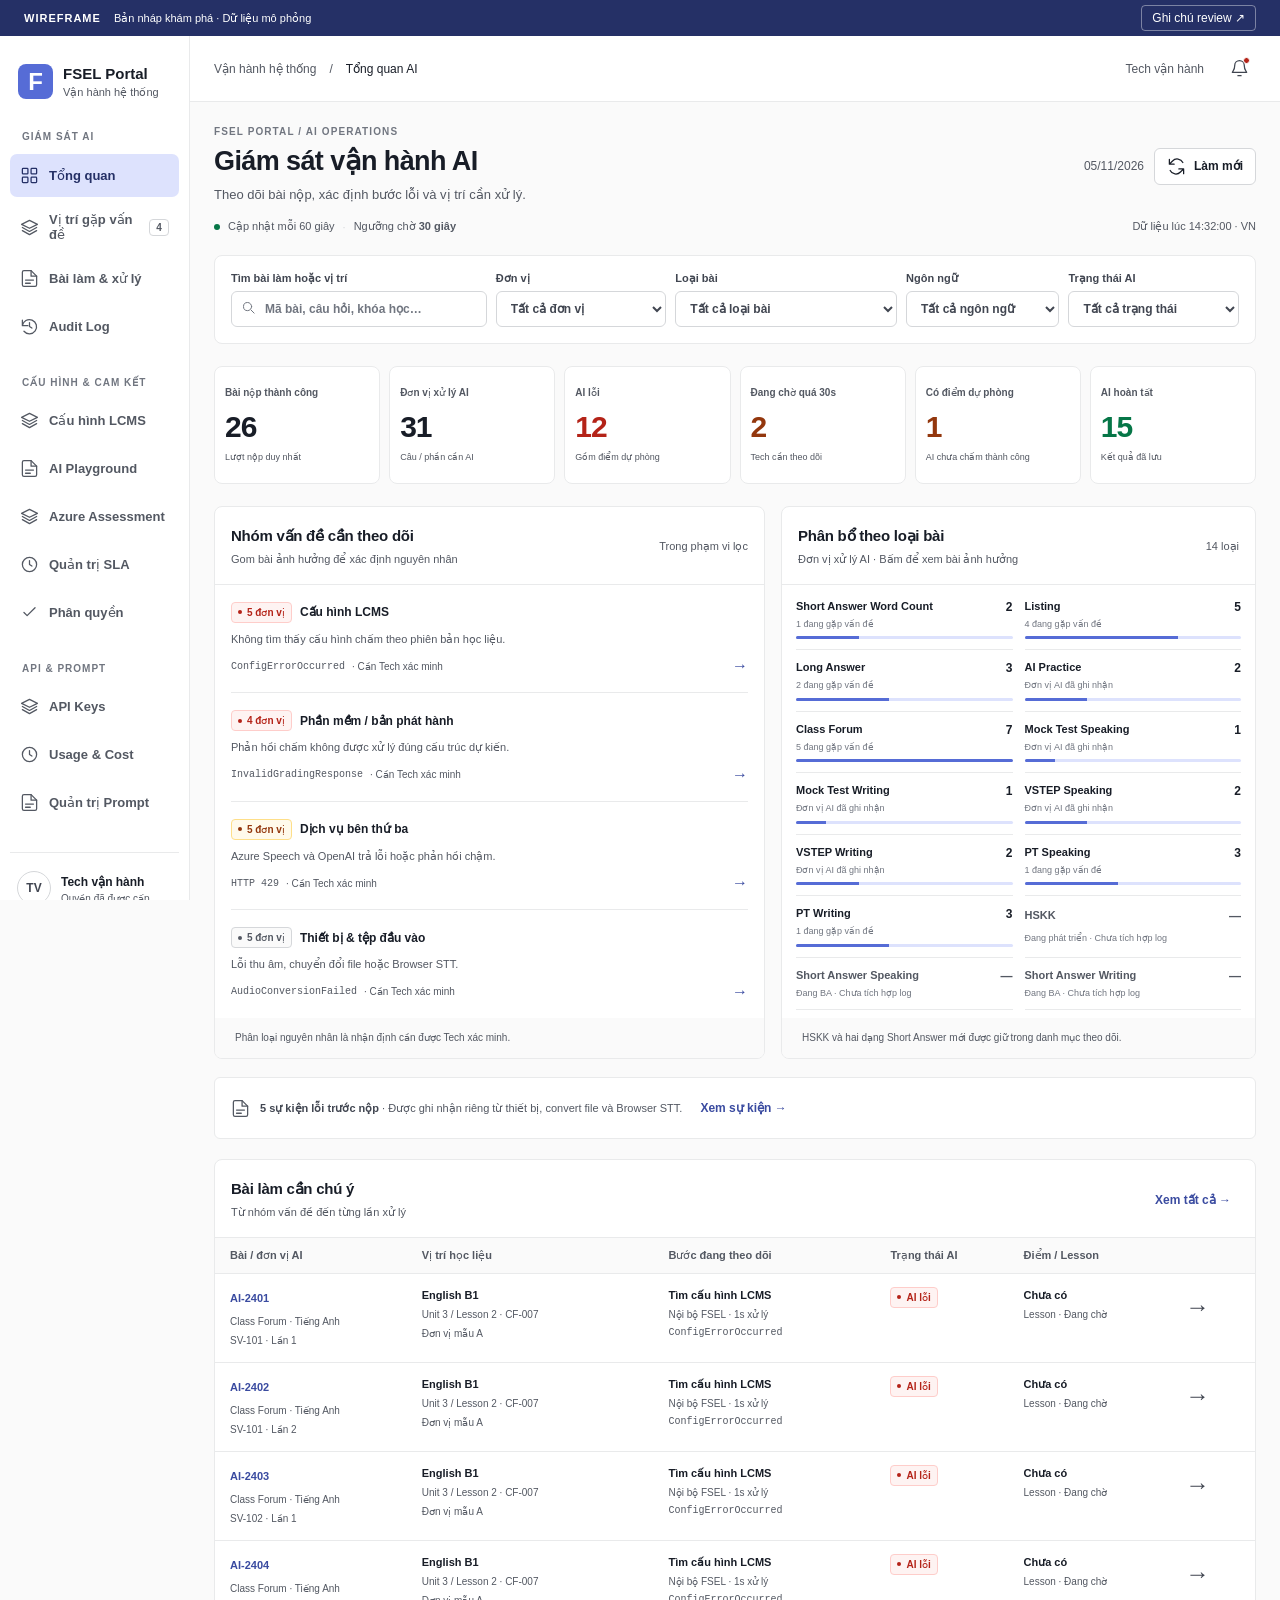
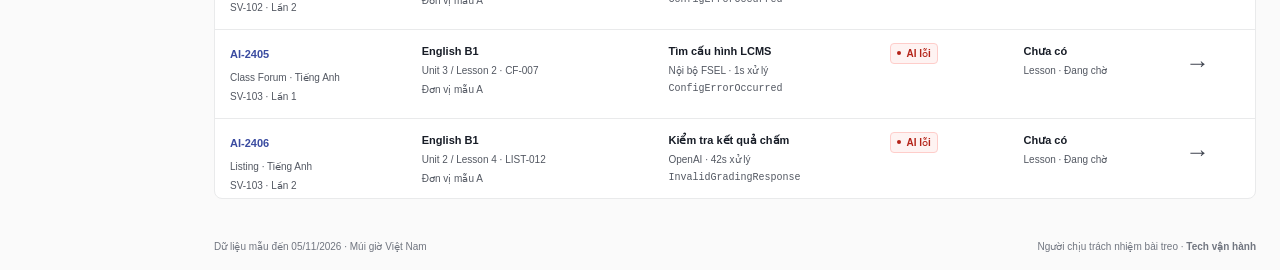
<file: ai-operations-wireframe/index.html>
<!doctype html>
<html lang="vi">
<head>
<meta charset="utf-8"><meta name="viewport" content="width=device-width,initial-scale=1">
<title>FSEL Portal · Giám sát AI · Wireframe</title>
<link rel="stylesheet" href="styles.css">
</head>
<body>
<div class="prototype-bar"><span><b>WIREFRAME</b> Bản nháp khám phá · Dữ liệu mô phỏng</span><button id="review-open">Ghi chú review <span aria-hidden="true">↗</span></button></div>
<div class="app-shell">
<aside class="sidebar" aria-label="Điều hướng Portal">
<div class="brand"><span class="brand-mark" aria-hidden="true">F</span><div><b>FSEL Portal</b><small>Vận hành hệ thống</small></div></div>
<div class="nav-caption">GIÁM SÁT AI</div>
<nav id="navigation">
<button class="nav-item active" data-view="overview"><span data-icon="overview"></span>Tổng quan</button>
<button class="nav-item" data-view="locations"><span data-icon="layers"></span>Vị trí gặp vấn đề <span id="nav-issue-count" class="nav-count"></span></button>
<button class="nav-item" data-view="submissions"><span data-icon="file"></span>Bài làm & xử lý</button>
<button class="nav-item" data-view="audit"><span data-icon="history"></span>Audit Log</button>
<div class="nav-caption nav-section">CẤU HÌNH & CAM KẾT</div>
<button class="nav-item" data-view="lcms"><span data-icon="layers"></span>Cấu hình LCMS</button>
<button class="nav-item" data-view="playground"><span data-icon="file"></span>AI Playground</button>
<button class="nav-item" data-view="azure"><span data-icon="layers"></span>Azure Assessment</button>
<button class="nav-item" data-view="sla"><span data-icon="clock"></span>Quản trị SLA</button>
<button class="nav-item" data-view="permissions"><span data-icon="check"></span>Phân quyền</button>
<div class="nav-caption nav-section">API & PROMPT</div>
<button class="nav-item" data-view="api-keys"><span data-icon="layers"></span>API Keys</button>
<button class="nav-item" data-view="usage-cost"><span data-icon="clock"></span>Usage & Cost</button>
<button class="nav-item" data-view="prompt-admin"><span data-icon="file"></span>Quản trị Prompt</button>
</nav>
<div class="sidebar-bottom"><div class="avatar">TV</div><div><strong id="role-name">Tech vận hành</strong><small>Quyền đã được cấp</small></div></div>
</aside>
<div class="workspace">
<header class="topbar"><div class="breadcrumb"><span>Vận hành hệ thống</span><span aria-hidden="true">/</span><b id="breadcrumb-current">Tổng quan AI</b></div><div class="top-actions"><span class="role-label" id="role-label">Tech vận hành</span><button id="notifications-open" class="icon-button notification-button" aria-label="Mở cảnh báo trên Portal"><span data-icon="bell"></span><span class="notification-dot"></span></button></div></header>
<main id="main" tabindex="-1">
<div class="page-heading"><div><div class="eyebrow">FSEL PORTAL / AI OPERATIONS</div><h1 id="page-title">Giám sát vận hành AI</h1><p id="page-description">Theo dõi bài nộp, xác định bước lỗi và vị trí cần xử lý.</p></div><div class="heading-tools"><span class="date-label" id="date-label"></span><button class="button secondary" id="refresh"><span data-icon="refresh"></span>Làm mới</button></div></div>
<div class="freshness"><span class="live-mark"></span><span id="freshness-copy">Cập nhật mỗi 60 giây</span><span class="separator">·</span><span>Ngưỡng chờ <b>30 giây</b></span><span class="freshness-last" id="last-updated"></span></div>
<section class="filter-panel" aria-label="Bộ lọc giám sát">
<div class="filter-grid">
<label class="search-label">Tìm bài làm hoặc vị trí<div class="input-with-icon"><span data-icon="search"></span><input id="search" type="search" placeholder="Mã bài, câu hỏi, khóa học…" autocomplete="off"></div></label>
<label>Đơn vị<select id="school-filter"><option value="">Tất cả đơn vị</option><option>Đơn vị mẫu A</option><option>Đơn vị mẫu B</option><option>Đơn vị mẫu C</option></select></label>
<label>Loại bài<select id="type-filter"><option value="">Tất cả loại bài</option></select></label>
<label>Ngôn ngữ<select id="language-filter"><option value="">Tất cả ngôn ngữ</option><option>Tiếng Anh</option><option>Tiếng Việt</option><option>Tiếng Nhật</option><option>Tiếng Trung</option><option>Tiếng Hàn</option></select></label>
<label>Trạng thái AI<select id="status-filter"><option value="">Tất cả trạng thái</option><option value="error">AI lỗi</option><option value="overdue">Quá 30 giây</option><option value="waiting">Đang xử lý</option><option value="success">AI hoàn tất</option><option value="fallback">Có điểm dự phòng</option><option value="client">Lỗi trước nộp</option></select></label>
</div><div id="active-filters" class="active-filters" hidden></div>
</section>
<div id="screen-content"></div>
<footer class="page-footer"><span>Dữ liệu mẫu ngày 05/11/2026 · Múi giờ Việt Nam</span><span>Người chịu trách nhiệm bài treo · <b>Tech vận hành</b></span></footer>
</main>
</div>
</div>
<dialog id="detail-dialog" class="detail-dialog" aria-labelledby="detail-title"><div id="detail-content"></div></dialog>
<dialog id="config-dialog" class="detail-dialog" aria-labelledby="config-title"><div id="config-dialog-content"></div></dialog>
<dialog id="alerts-dialog" class="alerts-dialog" aria-labelledby="alerts-title"><div class="dialog-heading"><div><span class="eyebrow">FSEL PORTAL</span><h2 id="alerts-title">Cảnh báo vận hành AI</h2></div><button class="icon-button" data-close="alerts-dialog" aria-label="Đóng cảnh báo">×</button></div><div id="alerts-content"></div></dialog>
<dialog id="delete-dialog" class="confirm-dialog" aria-labelledby="delete-title"><div class="dialog-heading"><h2 id="delete-title">Xóa mềm bản ghi theo dõi</h2><button class="icon-button" data-close="delete-dialog" aria-label="Đóng xác nhận">×</button></div><p>Bản ghi theo dõi được ẩn khỏi danh sách mặc định. Lịch sử thao tác được ghi vào Audit Log.</p><p class="muted">Thao tác trên dữ liệu mô phỏng của wireframe.</p><label for="delete-reason">Lý do xóa mềm</label><textarea id="delete-reason" rows="3" placeholder="Nhập lý do để truy vết thao tác"></textarea><p id="delete-error" class="error-text" hidden>Vui lòng nhập lý do xóa mềm.</p><div class="dialog-actions"><button class="button secondary" data-close="delete-dialog">Hủy</button><button class="button destructive" id="confirm-delete">Xóa mềm</button></div></dialog>
<dialog id="review-dialog" class="review-dialog" aria-labelledby="review-title"><div class="dialog-heading"><div><span class="eyebrow">PANEL REVIEW · TÁCH KHỎI GIAO DIỆN SẢN PHẨM</span><h2 id="review-title">Giám sát AI · PRE-SRS / Stage 4 · r0.4</h2></div><button class="icon-button" data-close="review-dialog" aria-label="Đóng panel review">×</button></div>
<div class="review-body"><div class="review-status"><b>DRAFT</b><span>REF-PENDING · Cần reference giao diện Portal trước khi chốt baseline</span></div>
<section><h3>Điều khiển demo</h3><div class="review-controls"><label>Vai trò đã cấp quyền<select id="demo-role"><option value="tech">Tech vận hành</option><option value="academic">Academic</option><option value="admin">Admin tổng</option></select></label><label>Trạng thái màn hình<select id="demo-state"><option value="normal">Dữ liệu bình thường</option><option value="empty">Chưa ghi nhận dữ liệu</option><option value="loading">Đang tải dữ liệu</option><option value="offline">Mất kết nối giám sát</option><option value="denied">Chưa được cấp quyền</option></select></label></div><div class="review-buttons"><button class="button secondary" id="demo-advance">Mô phỏng thêm 60 giây</button><button class="button secondary" id="demo-reset">Đặt lại dữ liệu mẫu</button></div><p class="muted">Mọi dữ liệu và thao tác chạy trong bộ nhớ trình duyệt. Bộ điều khiển này phục vụ review.</p></section>
<section><h3>Màn hình đang review</h3><p id="review-screen"></p><p>Luồng chính · Tổng quan → nhóm vấn đề → bài ảnh hưởng → timeline → dữ liệu chấm / lịch sử.</p><p>Nguồn màn · USR-01, USR-02, WIKI-01, WIKI-02, JIRA-01. Trạng thái bố cục và hành vi mới · PROPOSED.</p></section>
<section><h3>Quyết định từ anh · CONFIRMED trong chat</h3><ul><li>Academic và Tech sử dụng, Tech chịu trách nhiệm bài treo, Admin tổng phê duyệt truy cập.</li><li>Tập trung lỗi config LCMS, thay đổi source code và provider. Bao phủ 14 loại bài trong danh sách, gồm ba loại đang phát triển/BA.</li><li>Năm ngôn ngữ Anh, Việt, Nhật, Trung, Hàn. Theo dõi cả thu âm, STT và convert file.</li><li>Submit thành công ghi nhận hoàn tất nộp. Cập nhật một phút/lần, cảnh báo chờ quá 30 giây trên Portal.</li><li>Điểm tự áp dụng, lấy lần làm bài cao nhất. Academic/Mentor duyệt và phúc khảo thuộc giai đoạn sau.</li><li>Academic và Tech xem dữ liệu chi tiết. Tech xóa mềm.</li></ul></section>
<section><h3>Giả định để chạy bản nháp</h3><ul><li><b>ASM-01 · PROPOSED</b> Web desktop 1440×1000 và 1280×900. Học viên Web/iOS/Android là bộ lọc thông tin nguồn.</li><li><b>ASM-02 · TBD-BUSINESS</b> Mỗi dòng là một đơn vị chấm AI. Hai đơn vị có thể thuộc cùng một lượt nộp. KPI “Bài nộp” đếm mã lượt nộp duy nhất.</li><li><b>ASM-03 · TBD-BUSINESS</b> Mốc quá 30 giây tính từ server nhận bài đến khi các bước AI bắt buộc đã lưu xong. Thời gian từng bước hiển thị riêng.</li><li><b>ASM-04 · TBD-TECH</b> Cảnh báo quá hạn phát hiện độc lập với tải lại KPI mỗi 60 giây. Nút mô phỏng giúp review thay đổi đồng hồ.</li><li><b>ASM-05 · PROPOSED</b> Xóa mềm áp dụng bản ghi theo dõi, có lý do bắt buộc và audit. Bài nộp/điểm là đối tượng riêng. Phạm vi xóa, khôi phục và lưu vật lý cần chốt.</li><li><b>ASM-06 · PROPOSED</b> Cửa sổ dữ liệu mẫu ngày 05/11/2026. Mã lỗi, release, con số, trace, người học và đơn vị đều giả lập.</li></ul></section>
<section><h3>Điểm cần anh review</h3><ol><li>Bộ chuẩn FSEL cho Assessment, prompt và rubric nằm ở tài liệu nào, phiên bản nào?</li><li>Academic / Tech / Admin được chỉnh, duyệt, kích hoạt cấu hình và chuyển luồng đến mức nào; theo đơn vị hay chương trình?</li><li>Khi chuyển bộ chấm hoặc chấm thủ công, ai nhận việc và khi nào kết quả mới được áp dụng?</li><li>Mục tiêu chấm, tiếp nhận, khắc phục, lịch SLA và escalation được chốt thế nào? Mốc 30s tính từng bước hay toàn luồng?</li><li>Liên kết LCMS có những tầng nào; cách xử lý MappingId / ObjectId / version và xung đột cấu hình ra sao?</li></ol></section>
<section><h3>Nguồn đã đọc</h3><ul class="source-list"><li>USR-01 · Yêu cầu giám sát Class Forum và flow ảnh trong chat.</li><li>USR-02 · Trả lời Q1–Q8 của anh, ngày 05/11/2026.</li><li>WIKI-ROOT · <a href="https://wiki.fsel.edu.vn/pages/viewpage.action?pageId=60522700" target="_blank" rel="noreferrer">LCMS/LMS Document</a> · v5, Page Tree NOT_EXPOSED_BY_TOOL.</li><li>WIKI-01 · <a href="https://wiki.fsel.edu.vn/pages/viewpage.action?pageId=85860450" target="_blank" rel="noreferrer">Luồng Class Forum backend</a> · v2, 22/10/2026. Lượt nộp, điểm và bài đăng có quan hệ riêng.</li><li>WIKI-02 · <a href="https://wiki.fsel.edu.vn/pages/viewpage.action?pageId=85853931" target="_blank" rel="noreferrer">Listing AI</a> · v4, 27/05/2026. Có nhánh điểm dự phòng khi AI lỗi, cần xác minh runtime.</li><li>JIRA-01 · <a href="https://jira.fsel.edu.vn/browse/FSLP-983" target="_blank" rel="noreferrer">ConfigErrorOccurred</a> · Open khi đọc 05/11/2026. Bằng chứng tình huống tra cấu hình theo version.</li><li>JIRA-02 · <a href="https://jira.fsel.edu.vn/browse/FSEL-8601" target="_blank" rel="noreferrer">Grafana request tracing</a> · Test Done. Cần fit-gap dữ liệu theo dõi hiện có.</li><li>DS-01 · FSEL System Design 2025, component catalogue DRAFT, BC-001/003/005/006 và AC-005/009/010/013/014/016/017/019/025/026.</li><li>DS-02 · Light mode.tokens.json, Style.tokens.json, Mode 1.tokens.json, Value.tokens 2.json. Theme áp dụng bản nháp · PROPOSED, DSQ-001 chưa chốt.</li><li>REF-01 · Ảnh flow Class Forum chỉ làm nguồn nghiệp vụ. Reference giao diện Portal · REF-PENDING.</li></ul></section>
<section><h3>Mapping và giới hạn</h3><p>WF-SCR-001 Tổng quan · Q2/Q3/Q7. WF-SCR-002 Vị trí lỗi · Q2/Q3/Q4. WF-SCR-003 Bài làm · Q3/Q4/Q5. WF-SCR-004 Audit Log · Q8. WF-OVL-001 Chi tiết lần xử lý · Q2/Q4/Q5/Q6. WF-OVL-002 Cảnh báo · Q7. Mapping màn bổ sung ở r0.2 bên dưới.</p><p>Cấu hình, request, timeline và JSON là mock. Lưu nháp, xử lý lỗi và chuyển luồng thuộc phạm vi mô phỏng mới; gọi AI thật, kích hoạt production, sửa điểm và phúc khảo cần review tiếp. Chưa có BO review, estimation, baseline hay Final Design.</p><p>Chất lượng UI · các trạng thái/filter/navigation/dialog được kiểm tra trong trình duyệt. Kết quả chi tiết nằm trong verification.json và verification-r02.json đi kèm. Reference UI và theme production còn TBD.</p></section>
<section><h3>r0.2 · Phạm vi bổ sung theo chat</h3><p>CR-001 · 05/11/2026 · USR-03/04 · PRE-SRS Stage 4, DRAFT. Anh yêu cầu thêm phạm vi màn và thao tác; các giá trị, quyền chi tiết và luồng mới bên dưới là PROPOSED.</p><ul><li>WF-SCR-005 LCMS: vị trí học liệu, MappingId, phiên bản, liên kết Playground / Azure, lưu nháp và kiểm tra liên kết mẫu.</li><li>WF-SCR-006 Playground: theo chương trình, model, prompt, rubric, cấu trúc kết quả, bài mẫu và chạy thử.</li><li>WF-SCR-007 Assessment: bộ quy tắc FSEL / tham số Azure, giữ điểm gốc và bản đang áp dụng.</li><li>WF-SCR-008 SLA: mục tiêu chấm, chính sách và tiếp nhận / khắc phục sự cố.</li><li>WF-SCR-009 Phân quyền: Admin tổng, Tech, Academic; quyền xem, soạn cấu hình và điều phối.</li><li>WF-OVL-001/005: vị trí bài học, xử lý STT / mất mạng / file / convert, chuyển bộ chấm hoặc đề nghị chấm thủ công. Mỗi thao tác có lý do và audit.</li></ul><p>Luồng thử: LCMS → LC-001 → bổ sung MappingId → kiểm tra → lưu nháp. Bài làm → lỗi trước nộp → AI-2434/2435/2436 → xử lý → Audit Log.</p></section>
<section><h3>Giả định bổ sung r0.2</h3><ul><li>ASM-07 / ASM-13 · Ma trận quyền mẫu: Admin quản lý quyền; Academic soạn Playground / bộ FSEL; Tech quản trị cấu hình và điều phối. Phạm vi toàn bộ dữ liệu giả. Hệ thống thật cần kiểm tra backend và scope theo đơn vị / chương trình. Quyền chi tiết mới chưa được phê duyệt.</li><li>ASM-08 · LCMS quản lý liên kết học liệu. Lưu nháp chưa kích hoạt hoặc chữa lỗi cũ. Các tầng Lesson / Project / Global và xử lý ObjectId đặc thù cần xác nhận theo FSLP-983.</li><li>ASM-09 · Playground dùng model, rubric, output schema và kết quả cố định để review. Không gọi AI thật.</li><li>ASM-10 · Bộ chuẩn FSEL chưa xác minh. Tiêu chí, thang điểm, quy tắc quy đổi là đề xuất. Tham số Azure tham khảo AZ-01; chưa xác minh resource / SDK triển khai.</li><li>ASM-11 · Cảnh báo 30s theo Q7. Mục tiêu chấm 60s, tiếp nhận 15 phút, khắc phục 240 phút và lịch 24/7 là mẫu. SLA chấm tính từ server nhận bài; SLA xử lý sự cố tính từ phát hiện.</li><li>ASM-12 · Tỷ lệ đạt = đạt / (đạt + không đạt), chưa tính bài đang trong hạn. Fallback tính không đạt AI; P95 chỉ tính chấm thành công. Khắc phục sự cố chưa thay lịch sử SLA.</li><li>ASM-14 · Tải tiếp, convert server, chuyển STT / bộ chấm và chấm thủ công chỉ tạo yêu cầu mô phỏng. Cần Tech / Academic xác nhận đầu vào, chống trùng, chi phí và quy tắc áp kết quả. Lịch sử lỗi / điểm cũ được giữ.</li></ul></section>
<section><h3>Nguồn bổ sung và giới hạn</h3><ul class="source-list"><li>USR-03 · Yêu cầu thêm LCMS, Playground, Assessment và SLA trong chat 05/11/2026.</li><li>USR-04 · Yêu cầu phân quyền, lỗi trước AI chính, vị trí bài học và chuyển luồng chấm cùng ngày.</li><li>AZ-01 · <a href="https://learn.microsoft.com/en-us/azure/ai-services/speech-service/how-to-pronunciation-assessment" target="_blank" rel="noreferrer">Microsoft Learn · Pronunciation Assessment</a>, đọc 05/11/2026: GradingSystem, Granularity, ReferenceText, Miscue / continuous và Prosody en-US.</li><li>WIKI-03 · AI Config, page 67243889 v1, 26/12/2025: connector trả nội dung rỗng, SOURCE-PARTIAL; không suy bộ chuẩn FSEL từ trang này.</li><li>WIKI-04 · Class Forum AI, page 721008 v2, 31/10/2024: có cờ IsAIFeedBack, không có bộ tham số FSEL Assessment.</li><li>JIRA-01 đọc lại 05/11/2026: FSLP-983 vẫn Open; hiện tượng lookup theo Id / MappingId và các ngoại lệ dữ liệu cần Tech review.</li></ul><p>Lưu nháp, xử lý lỗi, chuyển luồng và phân quyền thuộc phạm vi mô phỏng mới. Kích hoạt production, gọi AI thật, tự áp điểm mới, phúc khảo và duyệt kết quả cần đặc tả / review tiếp. Chưa có SRS / baseline / Final Design được duyệt.</p></section>
<section><h3>r0.3 · CR-002 · API Keys, Usage &amp; Cost, Prompt</h3>
<p>06/11/2026 · USR-05 · PRE-SRS Stage 4 · PROPOSED. WF-SCR-010 quản trị key và liên kết. WF-SCR-011 usage, cost và phân tích. WF-SCR-012 quản trị prompt, lịch sử, context và quyền.</p>
<ul><li>Hierarchy dùng chung Tenant → Subject → Feature → Component. Key thuộc Tenant. Attachment chọn đúng provider và key đang hoạt động. Demo dùng bí danh và mã key.</li>
<li>Scope mẫu cho Tech / Academic là Tenant A. Admin tổng thấy hai Tenant và chỉnh quyền theo Feature. Academic mặc định bị khóa Config và JSON Schema. Quyền xem payload phụ thuộc ma trận chung.</li>
<li>Prompt cụ thể theo MappingId ưu tiên bản hiện hành. Default được dùng khi thiếu bản cụ thể. Các chỉnh sửa được lưu nháp và có lịch sử trước / sau. Kiểm tra JSON ở mức cú pháp và object.</li>
<li>Usage &amp; Cost dùng log và đơn giá giả lập. Cache theo provider lấy số token từ log mẫu. Thư viện context dùng trích đoạn và nhận xét ẩn danh cùng vị trí đã duyệt, mặc định tắt. Ví dụ đưa vào prompt có thể làm tăng input.</li>
<li>Cần chốt nguồn Tenant / Subject, quyền truy cập sản xuất, vòng đời key và prompt, nguồn đối soát phí và quy trình duyệt dữ liệu dùng lại.</li></ul>
<p>Nguồn tham khảo <a href="https://jira.fsel.edu.vn/browse/FSEL-8551">FSEL-8551</a> · <a href="https://jira.fsel.edu.vn/browse/FSEL-9172">FSEL-9172</a> · <a href="https://developers.openai.com/api/docs/guides/prompt-caching">OpenAI Prompt Caching</a>. Jira mô tả phạm vi issue. Các màn mới là đề xuất wireframe.</p></section>
<section><h3>r0.4 · Biểu đồ chi phí theo ngày</h3><p>WF-SCR-011 · Cột chồng theo Feature / Component, Model, Provider, API key hoặc hạng mục tính phí. Trỏ, dùng Tab hoặc ghim ngày để xem chi tiết. Tổng biểu đồ dùng cùng phạm vi lọc và đơn giá mẫu với KPI.</p></section>
</div></dialog>
<div id="toast" class="toast" role="status" aria-live="polite" hidden></div>
<script src="api-prompt.js"></script>
<script src="script.js"></script>
</body></html>
</file>
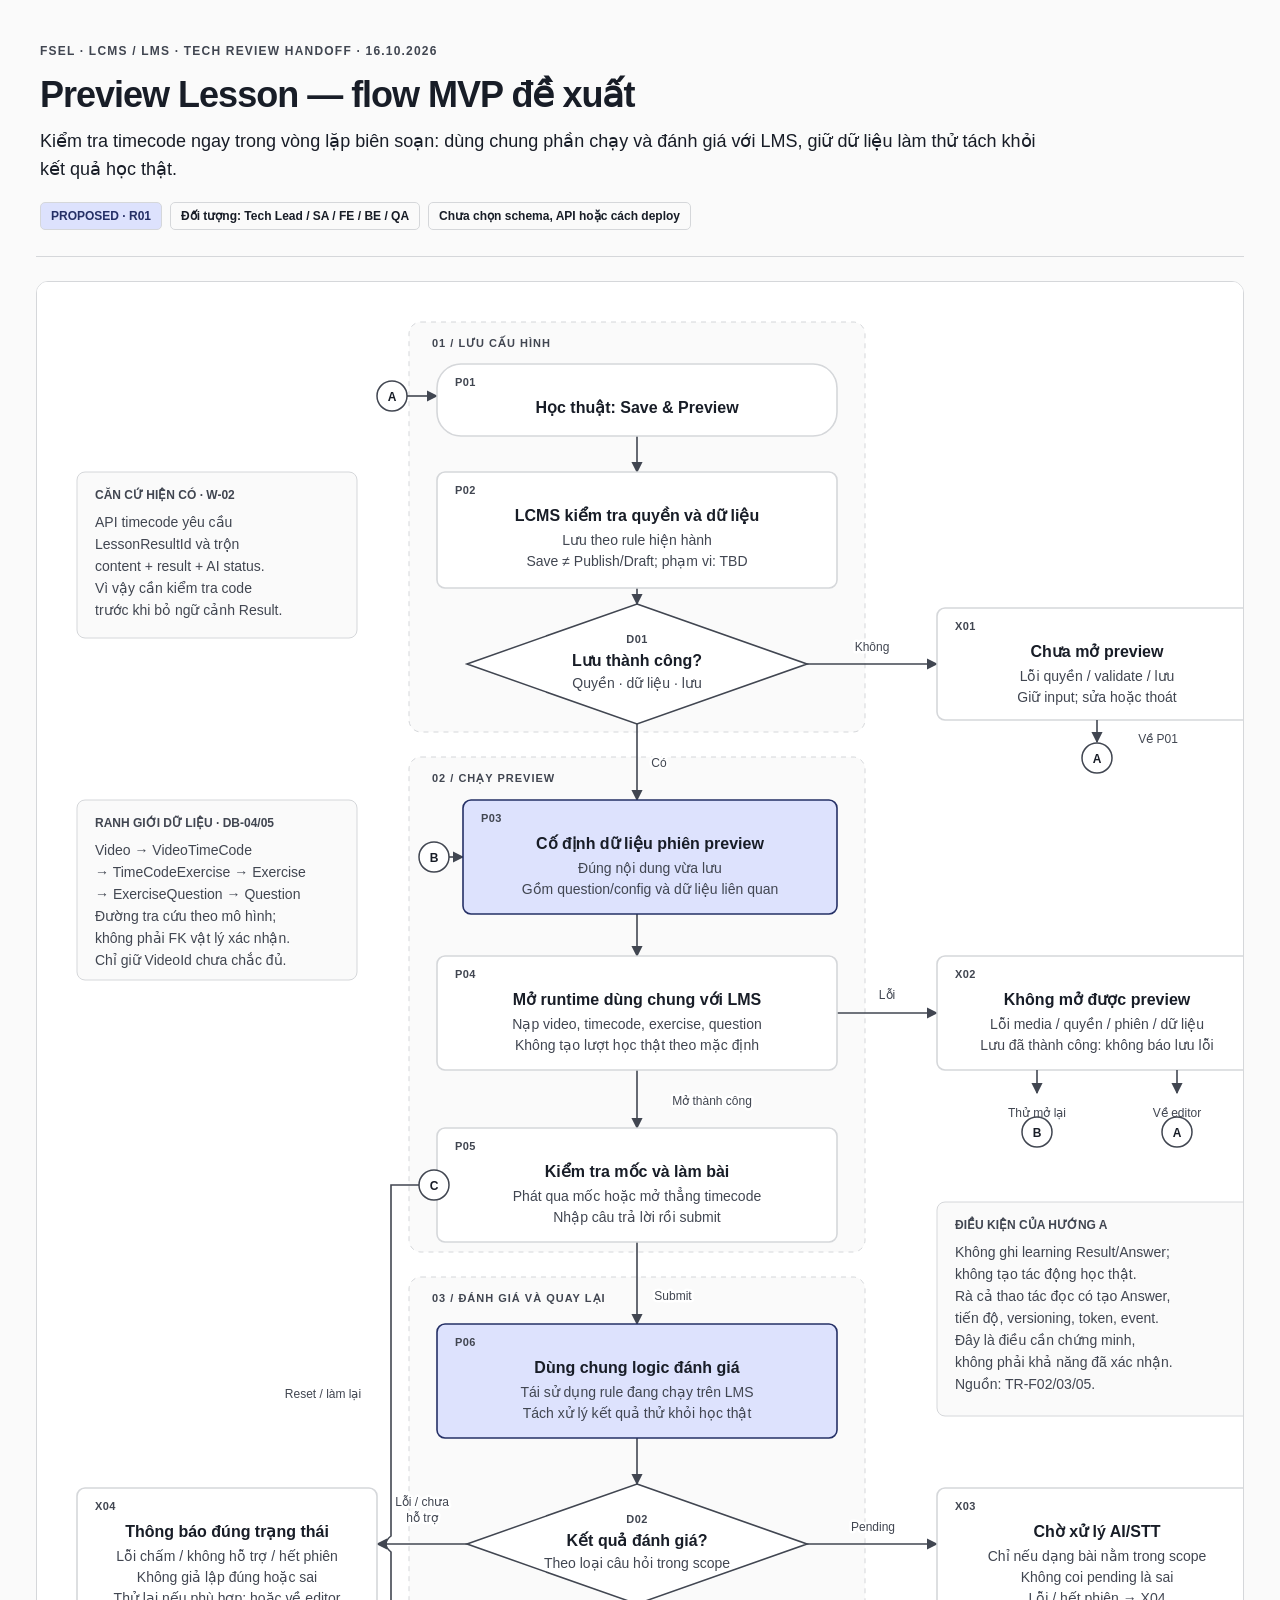
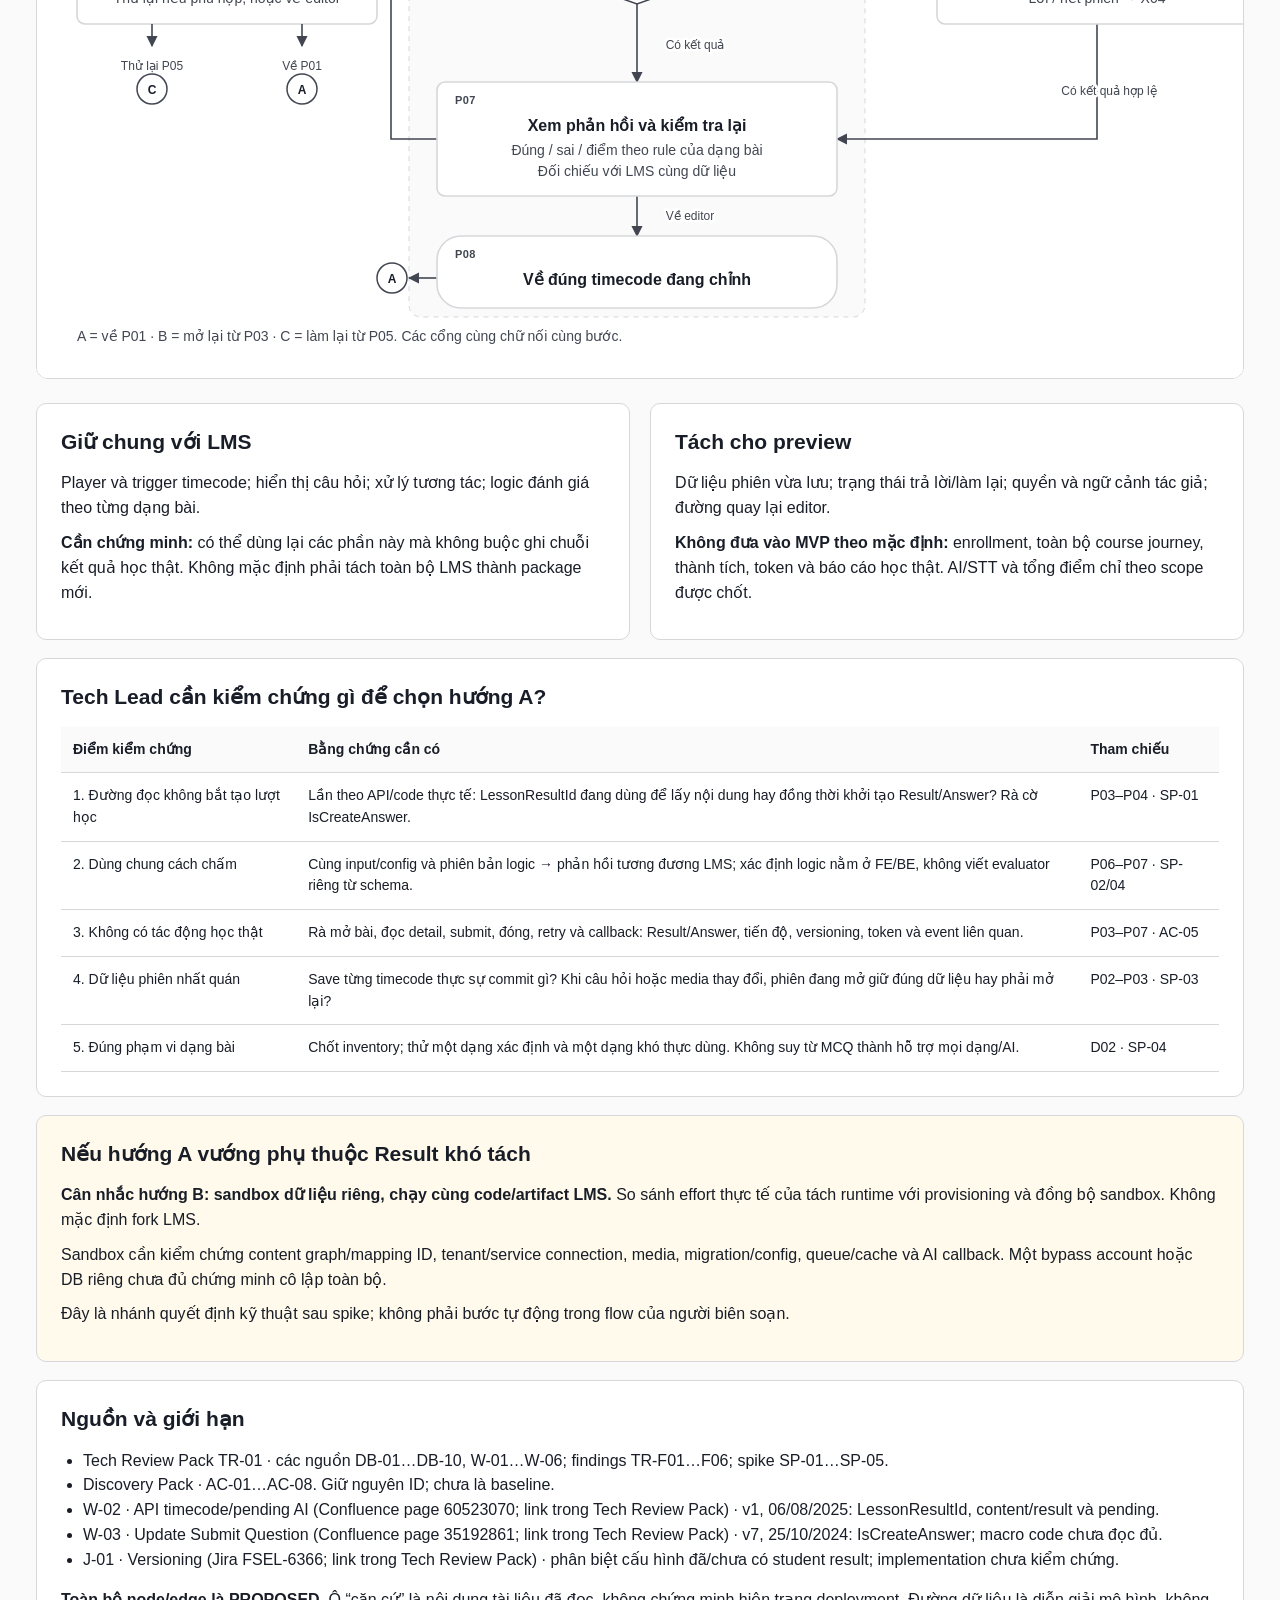
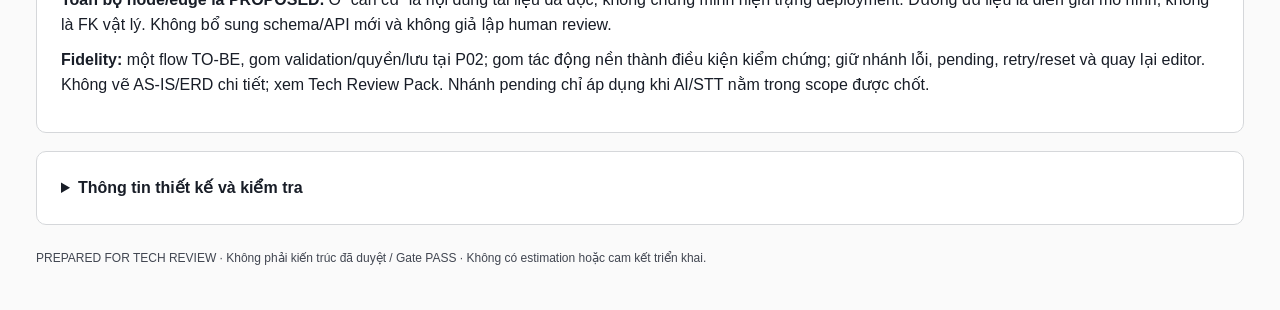
<file: artifacts/preview-lesson-flow.html>
<!DOCTYPE html><html lang="vi"><head><meta charset="utf-8"><meta name="viewport" content="width=device-width, initial-scale=1"><title>Preview Lesson — Flow MVP cho Tech Lead</title><style>*{box-sizing:border-box}body{margin:0;background:#FAFAFA;color:#181D27;font:16px/1.55 Inter,-apple-system,BlinkMacSystemFont,"Segoe UI",sans-serif}main{max-width:1360px;margin:0 auto;padding:42px 36px}header{padding:0 4px 26px;border-bottom:1px solid #D5D7DA}.eyebrow{color:#414651;font-size:12px;letter-spacing:1.2px;font-weight:600}h1{font-size:36px;line-height:1.2;letter-spacing:-1px;margin:12px 0}p{margin:10px 0}.lead{max-width:1000px;font-size:18px}.badge{display:inline-block;border:1px solid #D5D7DA;padding:4px 10px;border-radius:5px;font-size:12px;font-weight:600;margin:8px 8px 0 0}.proposed{background:#DDE2FD;color:#253066}.diagram-container{width:100%;max-width:100%;min-width:0;overflow-x:auto;margin:24px 0;border:1px solid #D5D7DA;border-radius:12px;background:#FFF}svg{display:block;width:100%;min-width:1280px}svg text{font-family:Inter,-apple-system,BlinkMacSystemFont,"Segoe UI",sans-serif;fill:#181D27}.label{font-size:16px;font-weight:600}.sub{font-size:14px;fill:#414651}.id{font-size:11px;fill:#414651;font-weight:600;letter-spacing:.4px}.edge-label{font-size:12px;fill:#414651;paint-order:stroke;stroke:#FFF;stroke-width:5px;stroke-linejoin:round}.zone-label{font-size:11px;fill:#414651;font-weight:600;letter-spacing:1px}.node{fill:#FFF;stroke:#D5D7DA;stroke-width:1.6}.accent{fill:#DDE2FD;stroke:#253066;stroke-width:1.6}.decision{fill:#FFF;stroke:#414651;stroke-width:1.6}.zone{fill:#FAFAFA;stroke:#D5D7DA;stroke-width:1;stroke-dasharray:5 5}.note{fill:#FAFAFA;stroke:#D5D7DA;stroke-width:1}.note-title{font-size:12px;font-weight:600;fill:#414651}.edge{stroke:#414651;stroke-width:1.6;fill:none}.port{fill:#FFF;stroke:#414651;stroke-width:1.5}.port-label{font-size:12px;font-weight:600}.panel{border:1px solid #D5D7DA;background:#FFF;border-radius:10px;padding:24px;margin:18px 0}h2{font-size:21px;line-height:1.3;margin:0 0 16px}table{border-collapse:collapse;width:100%;font-size:14px}td,th{text-align:left;padding:12px;border-bottom:1px solid #D5D7DA;vertical-align:top}th{background:#FAFAFA;font-weight:600}code{font-size:13px}a{color:#253066;text-underline-offset:3px}ul{padding-left:22px}.foot{font-size:12px;color:#414651;margin-top:24px}.warning{background:#FFFAEB}.two{display:grid;grid-template-columns:1fr 1fr;gap:20px}.two .panel{margin:0}summary{cursor:pointer;font-weight:600}@media(max-width:700px){main{padding:24px 16px}h1{font-size:28px}.two{grid-template-columns:1fr}.table-scroll{overflow:auto}}@media print{body{background:#FFF}main{padding:0;max-width:none}.diagram-container{overflow-x:visible;break-inside:avoid}svg{min-width:0}.panel{break-inside:avoid}.two{display:block}.two .panel{margin:12px 0}header{break-after:avoid}a{color:#181D27}}</style></head><body><main><header><div class="eyebrow">FSEL · LCMS / LMS · TECH REVIEW HANDOFF · 16.10.2026</div><h1>Preview Lesson — flow MVP đề xuất</h1><p class="lead">Kiểm tra timecode ngay trong vòng lặp biên soạn: dùng chung phần chạy và đánh giá với LMS, giữ dữ liệu làm thử tách khỏi kết quả học thật.</p><span class="badge proposed">PROPOSED · R01</span><span class="badge">Đối tượng: Tech Lead / SA / FE / BE / QA</span><span class="badge">Chưa chọn schema, API hoặc cách deploy</span></header>
<div class="diagram-container"><svg xmlns="http://www.w3.org/2000/svg" viewBox="0 0 1280 1696" role="img" aria-labelledby="fsel-pl-r01-title fsel-pl-r01-desc"><title id="fsel-pl-r01-title">Flow đề xuất Preview Lesson cho Tech Lead</title><desc id="fsel-pl-r01-desc">Luồng đề xuất lưu từng timecode, cố định dữ liệu phiên, dùng chung runtime và đánh giá với LMS; giữ nhánh lỗi lưu, lỗi mở, pending AI, lỗi chấm, reset và quay lại editor. Không phải thiết kế đã phê duyệt.</desc><defs><marker id="fsel-pl-r01-arrow" viewBox="0 0 10 10" refX="9" refY="5" markerWidth="7" markerHeight="7" orient="auto-start-reverse"><path d="M0 0 L10 5 L0 10 z" fill="#414651"/></marker></defs><rect x="0" y="0" width="1280" height="1696" fill="#FFFFFF"/><rect x="372" y="40" width="456" height="410" rx="12" class="zone"/><text x="395" y="65" class="zone-label" text-anchor="start"><tspan x="395" dy="0">01 / LƯU CẤU HÌNH</tspan></text><rect x="372" y="475" width="456" height="495" rx="12" class="zone"/><text x="395" y="500" class="zone-label" text-anchor="start"><tspan x="395" dy="0">02 / CHẠY PREVIEW</tspan></text><rect x="372" y="995" width="456" height="640" rx="12" class="zone"/><text x="395" y="1020" class="zone-label" text-anchor="start"><tspan x="395" dy="0">03 / ĐÁNH GIÁ VÀ QUAY LẠI</tspan></text><path id="fsel-pl-r01-E01" d="M600 154 V190" class="edge" marker-end="url(#fsel-pl-r01-arrow)"/><path id="fsel-pl-r01-E02" d="M600 306 V322" class="edge" marker-end="url(#fsel-pl-r01-arrow)"/><path id="fsel-pl-r01-E03" d="M600 442 V518" class="edge" marker-end="url(#fsel-pl-r01-arrow)"/><text x="622" y="485" class="edge-label" text-anchor="middle"><tspan x="622" dy="0">Có</tspan></text><path id="fsel-pl-r01-E04" d="M770 382 H900" class="edge" marker-end="url(#fsel-pl-r01-arrow)"/><text x="835" y="369" class="edge-label" text-anchor="middle"><tspan x="835" dy="0">Không</tspan></text><path id="fsel-pl-r01-E05" d="M600 632 V674" class="edge" marker-end="url(#fsel-pl-r01-arrow)"/><path id="fsel-pl-r01-E06" d="M600 788 V846" class="edge" marker-end="url(#fsel-pl-r01-arrow)"/><text x="675" y="823" class="edge-label" text-anchor="middle"><tspan x="675" dy="0">Mở thành công</tspan></text><path id="fsel-pl-r01-E07" d="M800 731 H900" class="edge" marker-end="url(#fsel-pl-r01-arrow)"/><text x="850" y="717" class="edge-label" text-anchor="middle"><tspan x="850" dy="0">Lỗi</tspan></text><path id="fsel-pl-r01-E08" d="M600 960 V1042" class="edge" marker-end="url(#fsel-pl-r01-arrow)"/><text x="636" y="1018" class="edge-label" text-anchor="middle"><tspan x="636" dy="0">Submit</tspan></text><path id="fsel-pl-r01-E09" d="M600 1156 V1202" class="edge" marker-end="url(#fsel-pl-r01-arrow)"/><path id="fsel-pl-r01-E10" d="M600 1322 V1400" class="edge" marker-end="url(#fsel-pl-r01-arrow)"/><text x="658" y="1367" class="edge-label" text-anchor="middle"><tspan x="658" dy="0">Có kết quả</tspan></text><path id="fsel-pl-r01-E11" d="M770 1262 H900" class="edge" marker-end="url(#fsel-pl-r01-arrow)"/><text x="836" y="1249" class="edge-label" text-anchor="middle"><tspan x="836" dy="0">Pending</tspan></text><path id="fsel-pl-r01-E12" d="M430 1262 H340" class="edge" marker-end="url(#fsel-pl-r01-arrow)"/><path id="fsel-pl-r01-E13" d="M1060 1342 V1457 H800" class="edge" marker-end="url(#fsel-pl-r01-arrow)"/><text x="1072" y="1413" class="edge-label" text-anchor="middle"><tspan x="1072" dy="0">Có kết quả hợp lệ</tspan></text><path id="fsel-pl-r01-E14" d="M600 1514 V1554" class="edge" marker-end="url(#fsel-pl-r01-arrow)"/><text x="653" y="1538" class="edge-label" text-anchor="middle"><tspan x="653" dy="0">Về editor</tspan></text><path id="fsel-pl-r01-E15" d="M400 1457 H354 V1270 Q344 1262 354 1254 V903 H400" class="edge" marker-end="url(#fsel-pl-r01-arrow)"/><text x="286" y="1116" class="edge-label" text-anchor="middle"><tspan x="286" dy="0">Reset / làm lại</tspan></text><path id="fsel-pl-r01-E16" d="M400 1596 H372" class="edge" marker-end="url(#fsel-pl-r01-arrow)"/><g id="fsel-pl-r01-port-a-entry"><circle cx="355" cy="114" r="15" class="port"/><text x="355" y="119" class="port-label" text-anchor="middle"><tspan x="355" dy="0">A</tspan></text></g><path d="M370 114 H400" class="edge" marker-end="url(#fsel-pl-r01-arrow)"/><g id="fsel-pl-r01-port-a-p08"><circle cx="355" cy="1596" r="15" class="port"/><text x="355" y="1601" class="port-label" text-anchor="middle"><tspan x="355" dy="0">A</tspan></text></g><g id="fsel-pl-r01-port-b-entry"><circle cx="397" cy="575" r="15" class="port"/><text x="397" y="580" class="port-label" text-anchor="middle"><tspan x="397" dy="0">B</tspan></text></g><path d="M412 575 H426" class="edge" marker-end="url(#fsel-pl-r01-arrow)"/><text x="385" y="1224" class="edge-label" text-anchor="middle"><tspan x="385" dy="0">Lỗi / chưa</tspan><tspan x="385" dy="16">hỗ trợ</tspan></text><g id="fsel-pl-r01-P01" data-node="P01"><rect x="400" y="82" width="400" height="72" rx="24" class="node"/><text x="418" y="104" class="id" text-anchor="start"><tspan x="418" dy="0">P01</tspan></text><text x="600.0" y="131" class="label" text-anchor="middle"><tspan x="600.0" dy="0">Học thuật: Save &amp; Preview</tspan></text></g><g id="fsel-pl-r01-P02" data-node="P02"><rect x="400" y="190" width="400" height="116" rx="8" class="node"/><text x="418" y="212" class="id" text-anchor="start"><tspan x="418" dy="0">P02</tspan></text><text x="600.0" y="239" class="label" text-anchor="middle"><tspan x="600.0" dy="0">LCMS kiểm tra quyền và dữ liệu</tspan></text><text x="600.0" y="263" class="sub" text-anchor="middle"><tspan x="600.0" dy="0">Lưu theo rule hiện hành</tspan><tspan x="600.0" dy="21">Save ≠ Publish/Draft; phạm vi: TBD</tspan></text></g><g id="fsel-pl-r01-D01" data-node="D01"><polygon points="600,322.0 770.0,382 600,442.0 430.0,382" class="decision"/><text x="600" y="361" class="id" text-anchor="middle"><tspan x="600" dy="0">D01</tspan></text><text x="600" y="384" class="label" text-anchor="middle"><tspan x="600" dy="0">Lưu thành công?</tspan></text><text x="600" y="406" class="sub" text-anchor="middle"><tspan x="600" dy="0">Quyền · dữ liệu · lưu</tspan></text></g><g id="fsel-pl-r01-X01" data-node="X01"><rect x="900" y="326" width="320" height="112" rx="8" class="node"/><text x="918" y="348" class="id" text-anchor="start"><tspan x="918" dy="0">X01</tspan></text><text x="1060.0" y="375" class="label" text-anchor="middle"><tspan x="1060.0" dy="0">Chưa mở preview</tspan></text><text x="1060.0" y="399" class="sub" text-anchor="middle"><tspan x="1060.0" dy="0">Lỗi quyền / validate / lưu</tspan><tspan x="1060.0" dy="21">Giữ input; sửa hoặc thoát</tspan></text></g><path id="fsel-pl-r01-E17" d="M1060 438 V460" class="edge" marker-end="url(#fsel-pl-r01-arrow)"/><text x="1121" y="461" class="edge-label" text-anchor="middle"><tspan x="1121" dy="0">Về P01</tspan></text><g id="fsel-pl-r01-port-a-x01"><circle cx="1060" cy="476" r="15" class="port"/><text x="1060" y="481" class="port-label" text-anchor="middle"><tspan x="1060" dy="0">A</tspan></text></g><g id="fsel-pl-r01-P03" data-node="P03"><rect x="426" y="518" width="374" height="114" rx="8" class="accent"/><text x="444" y="540" class="id" text-anchor="start"><tspan x="444" dy="0">P03</tspan></text><text x="613.0" y="567" class="label" text-anchor="middle"><tspan x="613.0" dy="0">Cố định dữ liệu phiên preview</tspan></text><text x="613.0" y="591" class="sub" text-anchor="middle"><tspan x="613.0" dy="0">Đúng nội dung vừa lưu</tspan><tspan x="613.0" dy="21">Gồm question/config và dữ liệu liên quan</tspan></text></g><g id="fsel-pl-r01-P04" data-node="P04"><rect x="400" y="674" width="400" height="114" rx="8" class="node"/><text x="418" y="696" class="id" text-anchor="start"><tspan x="418" dy="0">P04</tspan></text><text x="600.0" y="723" class="label" text-anchor="middle"><tspan x="600.0" dy="0">Mở runtime dùng chung với LMS</tspan></text><text x="600.0" y="747" class="sub" text-anchor="middle"><tspan x="600.0" dy="0">Nạp video, timecode, exercise, question</tspan><tspan x="600.0" dy="21">Không tạo lượt học thật theo mặc định</tspan></text></g><g id="fsel-pl-r01-X02" data-node="X02"><rect x="900" y="674" width="320" height="114" rx="8" class="node"/><text x="918" y="696" class="id" text-anchor="start"><tspan x="918" dy="0">X02</tspan></text><text x="1060.0" y="723" class="label" text-anchor="middle"><tspan x="1060.0" dy="0">Không mở được preview</tspan></text><text x="1060.0" y="747" class="sub" text-anchor="middle"><tspan x="1060.0" dy="0">Lỗi media / quyền / phiên / dữ liệu</tspan><tspan x="1060.0" dy="21">Lưu đã thành công: không báo lưu lỗi</tspan></text></g><path id="fsel-pl-r01-E18" d="M1000 788 V811" class="edge" marker-end="url(#fsel-pl-r01-arrow)"/><text x="1000" y="835" class="edge-label" text-anchor="middle"><tspan x="1000" dy="0">Thử mở lại</tspan></text><g id="fsel-pl-r01-port-b-x02"><circle cx="1000" cy="850" r="15" class="port"/><text x="1000" y="855" class="port-label" text-anchor="middle"><tspan x="1000" dy="0">B</tspan></text></g><path id="fsel-pl-r01-E19" d="M1140 788 V811" class="edge" marker-end="url(#fsel-pl-r01-arrow)"/><text x="1140" y="835" class="edge-label" text-anchor="middle"><tspan x="1140" dy="0">Về editor</tspan></text><g id="fsel-pl-r01-port-a-x02"><circle cx="1140" cy="850" r="15" class="port"/><text x="1140" y="855" class="port-label" text-anchor="middle"><tspan x="1140" dy="0">A</tspan></text></g><g id="fsel-pl-r01-P05" data-node="P05"><rect x="400" y="846" width="400" height="114" rx="8" class="node"/><text x="418" y="868" class="id" text-anchor="start"><tspan x="418" dy="0">P05</tspan></text><text x="600.0" y="895" class="label" text-anchor="middle"><tspan x="600.0" dy="0">Kiểm tra mốc và làm bài</tspan></text><text x="600.0" y="919" class="sub" text-anchor="middle"><tspan x="600.0" dy="0">Phát qua mốc hoặc mở thẳng timecode</tspan><tspan x="600.0" dy="21">Nhập câu trả lời rồi submit</tspan></text></g><g id="fsel-pl-r01-P06" data-node="P06"><rect x="400" y="1042" width="400" height="114" rx="8" class="accent"/><text x="418" y="1064" class="id" text-anchor="start"><tspan x="418" dy="0">P06</tspan></text><text x="600.0" y="1091" class="label" text-anchor="middle"><tspan x="600.0" dy="0">Dùng chung logic đánh giá</tspan></text><text x="600.0" y="1115" class="sub" text-anchor="middle"><tspan x="600.0" dy="0">Tái sử dụng rule đang chạy trên LMS</tspan><tspan x="600.0" dy="21">Tách xử lý kết quả thử khỏi học thật</tspan></text></g><g id="fsel-pl-r01-D02" data-node="D02"><polygon points="600,1202.0 770.0,1262 600,1322.0 430.0,1262" class="decision"/><text x="600" y="1241" class="id" text-anchor="middle"><tspan x="600" dy="0">D02</tspan></text><text x="600" y="1264" class="label" text-anchor="middle"><tspan x="600" dy="0">Kết quả đánh giá?</tspan></text><text x="600" y="1286" class="sub" text-anchor="middle"><tspan x="600" dy="0">Theo loại câu hỏi trong scope</tspan></text></g><g id="fsel-pl-r01-X03" data-node="X03"><rect x="900" y="1206" width="320" height="136" rx="8" class="node"/><text x="918" y="1228" class="id" text-anchor="start"><tspan x="918" dy="0">X03</tspan></text><text x="1060.0" y="1255" class="label" text-anchor="middle"><tspan x="1060.0" dy="0">Chờ xử lý AI/STT</tspan></text><text x="1060.0" y="1279" class="sub" text-anchor="middle"><tspan x="1060.0" dy="0">Chỉ nếu dạng bài nằm trong scope</tspan><tspan x="1060.0" dy="21">Không coi pending là sai</tspan><tspan x="1060.0" dy="21">Lỗi / hết phiên → X04</tspan></text></g><g id="fsel-pl-r01-X04" data-node="X04"><rect x="40" y="1206" width="300" height="136" rx="8" class="node"/><text x="58" y="1228" class="id" text-anchor="start"><tspan x="58" dy="0">X04</tspan></text><text x="190.0" y="1255" class="label" text-anchor="middle"><tspan x="190.0" dy="0">Thông báo đúng trạng thái</tspan></text><text x="190.0" y="1279" class="sub" text-anchor="middle"><tspan x="190.0" dy="0">Lỗi chấm / không hỗ trợ / hết phiên</tspan><tspan x="190.0" dy="21">Không giả lập đúng hoặc sai</tspan><tspan x="190.0" dy="21">Thử lại nếu phù hợp; hoặc về editor</tspan></text></g><path id="fsel-pl-r01-E21" d="M115 1342 V1364" class="edge" marker-end="url(#fsel-pl-r01-arrow)"/><text x="115" y="1388" class="edge-label" text-anchor="middle"><tspan x="115" dy="0">Thử lại P05</tspan></text><g id="fsel-pl-r01-port-c-x04"><circle cx="115" cy="1407" r="15" class="port"/><text x="115" y="1412" class="port-label" text-anchor="middle"><tspan x="115" dy="0">C</tspan></text></g><path id="fsel-pl-r01-E22" d="M265 1342 V1364" class="edge" marker-end="url(#fsel-pl-r01-arrow)"/><text x="265" y="1388" class="edge-label" text-anchor="middle"><tspan x="265" dy="0">Về P01</tspan></text><g id="fsel-pl-r01-port-a-x04"><circle cx="265" cy="1407" r="15" class="port"/><text x="265" y="1412" class="port-label" text-anchor="middle"><tspan x="265" dy="0">A</tspan></text></g><g id="fsel-pl-r01-port-c-entry"><circle cx="397" cy="903" r="15" class="port"/><text x="397" y="908" class="port-label" text-anchor="middle"><tspan x="397" dy="0">C</tspan></text></g><g id="fsel-pl-r01-P07" data-node="P07"><rect x="400" y="1400" width="400" height="114" rx="8" class="node"/><text x="418" y="1422" class="id" text-anchor="start"><tspan x="418" dy="0">P07</tspan></text><text x="600.0" y="1449" class="label" text-anchor="middle"><tspan x="600.0" dy="0">Xem phản hồi và kiểm tra lại</tspan></text><text x="600.0" y="1473" class="sub" text-anchor="middle"><tspan x="600.0" dy="0">Đúng / sai / điểm theo rule của dạng bài</tspan><tspan x="600.0" dy="21">Đối chiếu với LMS cùng dữ liệu</tspan></text></g><g id="fsel-pl-r01-P08" data-node="P08"><rect x="400" y="1554" width="400" height="72" rx="24" class="node"/><text x="418" y="1576" class="id" text-anchor="start"><tspan x="418" dy="0">P08</tspan></text><text x="600.0" y="1603" class="label" text-anchor="middle"><tspan x="600.0" dy="0">Về đúng timecode đang chỉnh</tspan></text></g><rect x="40" y="190" width="280" height="166" rx="8" class="note"/><text x="58" y="217" class="note-title" text-anchor="start"><tspan x="58" dy="0">CĂN CỨ HIỆN CÓ · W-02</tspan></text><text x="58" y="245" class="sub" text-anchor="start"><tspan x="58" dy="0">API timecode yêu cầu</tspan><tspan x="58" dy="22">LessonResultId và trộn</tspan><tspan x="58" dy="22">content + result + AI status.</tspan><tspan x="58" dy="22">Vì vậy cần kiểm tra code</tspan><tspan x="58" dy="22">trước khi bỏ ngữ cảnh Result.</tspan></text><rect x="40" y="518" width="280" height="180" rx="8" class="note"/><text x="58" y="545" class="note-title" text-anchor="start"><tspan x="58" dy="0">RANH GIỚI DỮ LIỆU · DB-04/05</tspan></text><text x="58" y="573" class="sub" text-anchor="start"><tspan x="58" dy="0">Video → VideoTimeCode</tspan><tspan x="58" dy="22">→ TimeCodeExercise → Exercise</tspan><tspan x="58" dy="22">→ ExerciseQuestion → Question</tspan><tspan x="58" dy="22">Đường tra cứu theo mô hình;</tspan><tspan x="58" dy="22">không phải FK vật lý xác nhận.</tspan><tspan x="58" dy="22">Chỉ giữ VideoId chưa chắc đủ.</tspan></text><rect x="900" y="920" width="320" height="214" rx="8" class="note"/><text x="918" y="947" class="note-title" text-anchor="start"><tspan x="918" dy="0">ĐIỀU KIỆN CỦA HƯỚNG A</tspan></text><text x="918" y="975" class="sub" text-anchor="start"><tspan x="918" dy="0">Không ghi learning Result/Answer;</tspan><tspan x="918" dy="22">không tạo tác động học thật.</tspan><tspan x="918" dy="22">Rà cả thao tác đọc có tạo Answer,</tspan><tspan x="918" dy="22">tiến độ, versioning, token, event.</tspan><tspan x="918" dy="22">Đây là điều cần chứng minh,</tspan><tspan x="918" dy="22">không phải khả năng đã xác nhận.</tspan><tspan x="918" dy="22">Nguồn: TR-F02/03/05.</tspan></text><text x="40" y="1659" class="sub" text-anchor="start"><tspan x="40" dy="0">A = về P01 · B = mở lại từ P03 · C = làm lại từ P05. Các cổng cùng chữ nối cùng bước.</tspan></text></svg></div>
<div class="two"><section class="panel"><h2>Giữ chung với LMS</h2><p>Player và trigger timecode; hiển thị câu hỏi; xử lý tương tác; logic đánh giá theo từng dạng bài.</p><p><strong>Cần chứng minh:</strong> có thể dùng lại các phần này mà không buộc ghi chuỗi kết quả học thật. Không mặc định phải tách toàn bộ LMS thành package mới.</p></section><section class="panel"><h2>Tách cho preview</h2><p>Dữ liệu phiên vừa lưu; trạng thái trả lời/làm lại; quyền và ngữ cảnh tác giả; đường quay lại editor.</p><p><strong>Không đưa vào MVP theo mặc định:</strong> enrollment, toàn bộ course journey, thành tích, token và báo cáo học thật. AI/STT và tổng điểm chỉ theo scope được chốt.</p></section></div>
<section class="panel"><h2>Tech Lead cần kiểm chứng gì để chọn hướng A?</h2><div class="table-scroll"><table><thead><tr><th>Điểm kiểm chứng</th><th>Bằng chứng cần có</th><th>Tham chiếu</th></tr></thead><tbody>
<tr><td>1. Đường đọc không bắt tạo lượt học</td><td>Lần theo API/code thực tế: LessonResultId đang dùng để lấy nội dung hay đồng thời khởi tạo Result/Answer? Rà cờ IsCreateAnswer.</td><td>P03–P04 · SP-01</td></tr>
<tr><td>2. Dùng chung cách chấm</td><td>Cùng input/config và phiên bản logic → phản hồi tương đương LMS; xác định logic nằm ở FE/BE, không viết evaluator riêng từ schema.</td><td>P06–P07 · SP-02/04</td></tr>
<tr><td>3. Không có tác động học thật</td><td>Rà mở bài, đọc detail, submit, đóng, retry và callback: Result/Answer, tiến độ, versioning, token và event liên quan.</td><td>P03–P07 · AC-05</td></tr>
<tr><td>4. Dữ liệu phiên nhất quán</td><td>Save từng timecode thực sự commit gì? Khi câu hỏi hoặc media thay đổi, phiên đang mở giữ đúng dữ liệu hay phải mở lại?</td><td>P02–P03 · SP-03</td></tr>
<tr><td>5. Đúng phạm vi dạng bài</td><td>Chốt inventory; thử một dạng xác định và một dạng khó thực dùng. Không suy từ MCQ thành hỗ trợ mọi dạng/AI.</td><td>D02 · SP-04</td></tr>
</tbody></table></div></section>
<section class="panel warning"><h2>Nếu hướng A vướng phụ thuộc Result khó tách</h2><p><strong>Cân nhắc hướng B: sandbox dữ liệu riêng, chạy cùng code/artifact LMS.</strong> So sánh effort thực tế của tách runtime với provisioning và đồng bộ sandbox. Không mặc định fork LMS.</p><p>Sandbox cần kiểm chứng content graph/mapping ID, tenant/service connection, media, migration/config, queue/cache và AI callback. Một bypass account hoặc DB riêng chưa đủ chứng minh cô lập toàn bộ.</p><p>Đây là nhánh quyết định kỹ thuật sau spike; không phải bước tự động trong flow của người biên soạn.</p></section>
<section class="panel"><h2>Nguồn và giới hạn</h2><ul><li>Tech Review Pack TR-01 · các nguồn DB-01…DB-10, W-01…W-06; findings TR-F01…F06; spike SP-01…SP-05.</li><li>Discovery Pack · AC-01…AC-08. Giữ nguyên ID; chưa là baseline.</li><li>W-02 · API timecode/pending AI (Confluence page 60523070; link trong Tech Review Pack) · v1, 06/08/2025: LessonResultId, content/result và pending.</li><li>W-03 · Update Submit Question (Confluence page 35192861; link trong Tech Review Pack) · v7, 25/10/2024: IsCreateAnswer; macro code chưa đọc đủ.</li><li>J-01 · Versioning (Jira FSEL-6366; link trong Tech Review Pack) · phân biệt cấu hình đã/chưa có student result; implementation chưa kiểm chứng.</li></ul><p><strong>Toàn bộ node/edge là PROPOSED.</strong> Ô “căn cứ” là nội dung tài liệu đã đọc, không chứng minh hiện trạng deployment. Đường dữ liệu là diễn giải mô hình, không là FK vật lý. Không bổ sung schema/API mới và không giả lập human review.</p><p><strong>Fidelity:</strong> một flow TO-BE, gom validation/quyền/lưu tại P02; gom tác động nền thành điều kiện kiểm chứng; giữ nhánh lỗi, pending, retry/reset và quay lại editor. Không vẽ AS-IS/ERD chi tiết; xem Tech Review Pack. Nhánh pending chỉ áp dụng khi AI/STT nằm trong scope được chốt.</p></section>
<details class="panel"><summary>Thông tin thiết kế và kiểm tra</summary><p>ID: FSEL-PL-FLOW · Revision R01 · canvas fit 1280 × 1696 · diagram HTML/SVG offline, không animation.</p><p>FSEL DS Light mode — mapping draft PROPOSED/TBD-UX, không suy theme production. Nguồn: JSON/JSON Overall/Light mode.tokens.json: Colors.Background.bg-primary #FFFFFF; bg-secondary #FAFAFA; bg-brand-primary #DDE2FD; bg-warning-primary #FFFAEB; Colors.Text.text-primary (900) #181D27; text-secondary (700) #414651; text-brand-primary (900) #253066; Colors.Border.border-primary #D5D7DA.</p><p>Typography guideline: Inter. Font fallback offline: system UI nếu Inter không có; không tải font từ xa. Cỡ chữ theo vai trò DS để giữ nhãn tiếng Việt dễ đọc.</p><p id="qa-status">STRUCTURE CHECK: PASS (self_check.py --offline) · RENDER CHECK: PASS (browser, desktop 1440px/mobile 390px; rà chữ và connector) · SOURCE COVERAGE: PASS trong phạm vi mapping đề xuất → Discovery/Tech Review, không xác nhận implementation · HUMAN REVIEW: NOT RUN.</p></details><footer class="foot">PREPARED FOR TECH REVIEW · Không phải kiến trúc đã duyệt / Gate PASS · Không có estimation hoặc cam kết triển khai.</footer></main></body></html>
</file>
<file: ai-operations-wireframe/styles.css>
/* FSEL DS Light mode, spacing and radius tokens. Theme choice is proposed for this draft. */
:root {
 --text:#181D27;--secondary:#414651;--muted:#535862;--subtle:#717680;
 --border:#E9EAEB;--border-strong:#D5D7DA;--surface:#FFFFFF;--canvas:#FAFAFA;--soft:#F5F5F5;
 --brand:#3A4BA0;--brand-dark:#253066;--brand-solid:#566CD6;--brand-soft:#DDE2FD;--focus:#6E85FA;
 --error:#B42318;--error-soft:#FEF3F2;--warning:#93370D;--warning-soft:#FFFAEB;--success:#067647;--success-soft:#ECFDF3;
 --space-1:4px;--space-2:8px;--space-3:12px;--space-4:16px;--space-5:20px;--space-6:24px;--space-8:32px;
 --radius-sm:6px;--radius-md:8px;--radius-xl:12px;
 font-family:Inter,Arial,sans-serif;font-size:14px;color:var(--text);background:var(--canvas);
}
*{box-sizing:border-box}body{margin:0}button,input,select,textarea{font:inherit;color:inherit}button{cursor:pointer}button:disabled{cursor:not-allowed;opacity:.55}button,a,input,select,textarea{outline-offset:3px}button:focus-visible,a:focus-visible,input:focus-visible,select:focus-visible,textarea:focus-visible{outline:3px solid var(--focus)}a{color:var(--brand)}button{border:0;background:none}button svg, [data-icon] svg{display:block;width:19px;height:19px;flex:none} [hidden]{display:none!important}h1,h2,h3,p{margin:0}h1{font-size:27px;line-height:1.35;letter-spacing:-.6px;font-weight:650}h2{font-size:18px;line-height:1.45;letter-spacing:-.25px}h3{font-size:15px;line-height:1.5}p{line-height:1.6}.muted{color:var(--muted)}.small{font-size:12px}.mono{font-family:ui-monospace,SFMono-Regular,Consolas,monospace;font-size:12px;overflow-wrap:anywhere}.prototype-bar{height:36px;background:var(--brand-dark);color:#fff;padding:0 24px;display:flex;align-items:center;justify-content:space-between;font-size:11px}.prototype-bar b{letter-spacing:1px;margin-right:10px}.prototype-bar button{color:white;font-size:12px;padding:5px 10px;border:1px solid #ffffff66;border-radius:4px}.prototype-bar button:hover{background:#ffffff1a}
.app-shell{display:grid;grid-template-columns:220px minmax(0,1fr);min-height:calc(100vh - 36px)}.sidebar{border-right:1px solid var(--border);background:var(--surface);display:flex;flex-direction:column;padding:28px 16px 20px;position:sticky;top:0;height:calc(100vh - 36px)}.brand{display:flex;gap:10px;align-items:center;padding:0 10px 32px}.brand-mark{display:grid;place-items:center;background:var(--brand-solid);color:#fff;width:35px;height:35px;border-radius:8px;font-size:24px;font-weight:700}.brand b{font-size:17px}.brand small{display:block;font-size:11px;color:var(--muted);margin-top:4px}.nav-caption{font-size:10px;font-weight:700;letter-spacing:1px;color:var(--subtle);padding:0 12px 12px}nav{display:grid;gap:5px}.nav-item{display:flex;align-items:center;gap:10px;width:100%;text-align:left;padding:12px 10px;border-radius:7px;color:var(--muted);font-size:13px;font-weight:550;min-height:43px}.nav-item:hover{background:var(--soft)}.nav-item.active{background:var(--brand-soft);color:var(--brand-dark)}.nav-item [data-icon]{flex:none}.nav-count{margin-left:auto;font-size:10px;border:1px solid var(--border-strong);border-radius:4px;min-width:20px;text-align:center;padding:2px;background:white;color:var(--muted)}.sidebar-bottom{margin-top:auto;border-top:1px solid var(--border);padding:20px 7px 0;display:flex;gap:10px;align-items:center}.avatar{width:34px;height:34px;display:grid;place-items:center;border:1px solid var(--border-strong);border-radius:50%;color:var(--secondary);font-weight:600;font-size:12px}.sidebar-bottom strong{font-size:12px}.sidebar-bottom small{font-size:10px;display:block;color:var(--muted);margin-top:4px}.workspace{min-width:0}.topbar{height:66px;border-bottom:1px solid var(--border);display:flex;align-items:center;justify-content:space-between;padding:0 32px;background:var(--surface)}.breadcrumb{display:flex;gap:13px;align-items:center;font-size:12px;color:var(--muted)}.breadcrumb b{font-weight:500;color:var(--text)}.top-actions{display:flex;align-items:center;gap:18px}.role-label{font-size:12px;color:var(--muted)}.icon-button{min-width:34px;min-height:34px;display:grid;place-items:center;border-radius:6px;font-size:24px;color:var(--secondary)}.icon-button:hover{background:var(--soft)}.notification-button{position:relative}.notification-dot{position:absolute;right:6px;top:5px;background:var(--error);width:7px;height:7px;border-radius:50%;border:1px solid white}
main{padding:28px 32px 0;max-width:1544px;margin:auto}.page-heading{display:flex;align-items:center;justify-content:space-between;gap:16px;margin-bottom:14px}.page-heading p{font-size:13px;color:var(--muted);margin-top:6px}.eyebrow{font-size:10px;font-weight:650;letter-spacing:1.1px;color:var(--subtle);margin-bottom:6px}.heading-tools{display:flex;align-items:center;gap:14px;flex:none}.date-label{font-size:12px;color:var(--muted)}.button{border-radius:var(--radius-sm);min-height:36px;display:inline-flex;align-items:center;justify-content:center;gap:8px;padding:8px 12px;font-size:12px;font-weight:600;white-space:nowrap}.button.secondary{border:1px solid var(--border-strong);background:white}.button.secondary:hover{background:var(--soft)}.button.primary{background:var(--brand-dark);color:white}.button.destructive{background:var(--error);color:white}.button.text{color:var(--brand);padding:6px 8px}.button.text:hover{background:var(--brand-soft)}.freshness{display:flex;align-items:center;gap:8px;font-size:11px;color:var(--muted);margin-bottom:22px}.live-mark{width:6px;height:6px;background:var(--success);border-radius:50%}.separator{color:var(--border-strong)}.freshness-last{margin-left:auto;font-size:11px;font-variant-numeric:tabular-nums}.filter-panel{border:1px solid var(--border);background:var(--surface);border-radius:var(--radius-md);padding:16px;margin-bottom:22px}.filter-grid{display:grid;grid-template-columns:minmax(185px,1.6fr) minmax(135px,1fr) minmax(170px,1.3fr) minmax(125px,.95fr) minmax(150px,1.15fr);gap:12px}label{display:block;font-size:11px;font-weight:600;color:var(--secondary)}input,select,textarea{background:white;border:1px solid var(--border-strong);border-radius:6px;min-height:36px;width:100%;padding:8px 10px;font-size:12px;margin-top:6px}select{padding-right:22px}input::placeholder,textarea::placeholder{color:var(--subtle)}.input-with-icon{position:relative}.input-with-icon [data-icon]{position:absolute;top:15px;left:10px;color:var(--subtle)}.input-with-icon svg{width:15px;height:15px}.input-with-icon input{padding-left:33px}.active-filters{display:flex;align-items:center;flex-wrap:wrap;gap:8px;margin-top:14px;padding-top:12px;border-top:1px solid var(--border)}.filter-chip{display:inline-flex;align-items:center;gap:8px;background:var(--soft);border:1px solid var(--border);font-size:11px;border-radius:5px;padding:5px 8px}.filter-chip button{padding:0;min-width:20px;min-height:22px;font-size:17px}.reset-filters{color:var(--brand);font-size:11px;font-weight:600;min-height:28px}
.metrics{display:grid;grid-template-columns:repeat(6,minmax(0,1fr));gap:12px;margin-bottom:22px}.metric{padding:16px 14px;text-align:left;background:white;border:1px solid var(--border);border-radius:var(--radius-md);min-height:118px;position:relative}.metric:hover{border-color:var(--border-strong)}.metric.selected{outline:2px solid var(--focus);outline-offset:0}.metric-label{display:block;font-size:11px;color:var(--muted);font-weight:550;line-height:1.5;min-height:16px}.metric-value{font-size:30px;letter-spacing:-1px;font-weight:650;line-height:1.4;margin-top:5px;display:block;font-variant-numeric:tabular-nums}.metric-foot{display:block;font-size:10px;color:var(--muted);margin-top:3px;line-height:1.5}.metric.danger .metric-value{color:var(--error)}.metric.warning .metric-value{color:var(--warning)}.metric.success .metric-value{color:var(--success)}.metric-corner{position:absolute;right:12px;top:14px;color:var(--subtle);font-size:14px}.dashboard-grid{display:grid;grid-template-columns:minmax(0,1.16fr) minmax(0,1fr);gap:20px;align-items:start}.panel{background:white;border:1px solid var(--border);border-radius:var(--radius-md);overflow:hidden}.panel-header{padding:18px 20px 15px;display:flex;justify-content:space-between;align-items:center;gap:12px;border-bottom:1px solid var(--border)}.panel-header p{font-size:11px;color:var(--muted);margin-top:4px}.panel-header h2{font-size:15px}.count-label{font-size:11px;color:var(--muted);white-space:nowrap}.issue-list{padding:0 18px}.issue-card{display:block;width:100%;text-align:left;padding:17px 0;border-bottom:1px solid var(--border)}.issue-card:last-child{border-bottom:0}.issue-top{display:flex;align-items:center;gap:8px;margin-bottom:8px}.issue-title{font-size:12px;font-weight:650;line-height:1.5}.issue-card:hover .issue-title{color:var(--brand)}.issue-meta{font-size:11px;color:var(--muted);line-height:1.6;margin:5px 0 9px}.issue-bottom{display:flex;align-items:center;gap:7px;font-size:10px;color:var(--muted)}.issue-arrow{margin-left:auto;color:var(--brand);font-size:16px}.badge{display:inline-flex;align-items:center;gap:5px;white-space:nowrap;max-width:100%;font-size:10px;font-weight:550;line-height:1.5;border:1px solid var(--border-strong);border-radius:4px;padding:2px 6px;color:var(--secondary);background:var(--canvas)}.badge.error{color:var(--error);background:var(--error-soft);border-color:#FECDCA}.badge.warning{color:var(--warning);background:var(--warning-soft);border-color:#FEDF89}.badge.success{color:var(--success);background:var(--success-soft);border-color:#ABEFC6}.badge.brand{color:var(--brand-dark);background:var(--brand-soft);border-color:#B9C4FB}.badge.neutral{color:var(--muted)}.badge-dot{width:4px;height:4px;border-radius:50%;background:currentColor;flex:none}.type-list{padding:4px 18px 8px;display:grid;grid-template-columns:1fr 1fr;gap:0 18px}.type-row{padding:10px 0;display:grid;grid-template-columns:minmax(0,1fr) auto;gap:3px 10px;border-bottom:1px solid var(--border);text-align:left;align-items:center}.type-row:hover{color:var(--brand)}.type-row .type-name{font-size:11px;font-weight:550;line-height:1.45;min-width:0}.type-row .type-value{font-size:12px;font-weight:650;font-variant-numeric:tabular-nums}.type-row .type-note{font-size:9px;color:var(--subtle);grid-column:1/-1;line-height:1.4}.type-row .type-bar{height:3px;border-radius:2px;background:var(--brand-soft);grid-column:1/-1;overflow:hidden;margin-top:3px}.type-row .type-bar span{display:block;height:100%;background:var(--brand-solid)}.type-row.planned{cursor:default;color:var(--muted)}.panel-footer{padding:12px 20px;font-size:10px;line-height:1.6;color:var(--muted);background:var(--canvas)}.panel-footer button{font-size:11px;color:var(--brand);font-weight:600;min-height:25px}.wide-panel{margin-top:20px}.coverage-strip{font-size:11px;line-height:1.6;display:flex;gap:10px;align-items:center;border:1px solid var(--border);border-radius:6px;padding:12px 16px;margin-top:18px;background:white;color:var(--muted)}.coverage-strip b{color:var(--secondary)}
.table-scroll{overflow:auto;max-height:560px}table{width:100%;border-collapse:collapse;text-align:left;font-size:11px}th{position:sticky;top:0;background:var(--canvas);color:var(--muted);font-weight:550;white-space:nowrap;border-bottom:1px solid var(--border);padding:11px 15px;z-index:1}td{padding:13px 15px;vertical-align:top;border-bottom:1px solid var(--border);line-height:1.6}tbody tr:last-child td{border-bottom:0}tbody tr:hover{background:#FAFAFA}td strong{font-size:11px;font-weight:600;display:block;line-height:1.6}td small{font-size:10px;color:var(--muted);display:block;line-height:1.6;margin-top:3px}.table-link{text-align:left;color:var(--brand);font-size:11px;line-height:1.6;font-weight:600;padding:0;min-height:24px}.nowrap{white-space:nowrap}.cell-path{min-width:180px;max-width:275px}.cell-error{max-width:210px}.table-note{padding:12px 18px;font-size:10px;color:var(--muted);line-height:1.6}.tag-code{color:var(--muted);font-family:ui-monospace,monospace;font-size:10px;overflow-wrap:anywhere}
.empty-state{text-align:center;padding:64px 24px;background:white;border:1px solid var(--border);border-radius:8px}.empty-symbol{margin:0 auto 16px;width:48px;height:48px;border:1px solid var(--border);border-radius:50%;display:grid;place-items:center;color:var(--muted)}.empty-state h2{font-size:17px;margin-bottom:8px}.empty-state p{font-size:12px;color:var(--muted);max-width:460px;margin:auto}.empty-state .button{margin-top:18px}.offline-banner{display:flex;align-items:start;gap:12px;background:var(--warning-soft);border:1px solid #FEDF89;padding:14px 16px;border-radius:8px;font-size:12px;margin-bottom:16px;color:var(--warning)}.skeleton-card{height:120px;border:1px solid var(--border);background:white;border-radius:8px;padding:20px}.skeleton-line{height:10px;background:var(--soft);border-radius:4px;margin-bottom:15px}.skeleton-block{height:300px;background:white;border:1px solid var(--border);border-radius:8px;margin-top:20px}.page-footer{margin-top:24px;padding:18px 0;display:flex;justify-content:space-between;font-size:10px;color:var(--subtle);gap:16px}
dialog{padding:0;border:1px solid var(--border-strong);border-radius:12px;box-shadow:0 20px 50px #181d2726;color:var(--text);background:white;max-height:92vh}dialog::backdrop{background:#181d2766}.detail-dialog{width:min(920px,calc(100vw - 64px));max-width:920px}.dialog-heading{display:flex;align-items:start;justify-content:space-between;gap:20px;padding:22px 24px;border-bottom:1px solid var(--border)}.dialog-heading h2{font-size:20px}.dialog-heading p{font-size:12px;color:var(--muted);margin-top:7px}.dialog-heading .icon-button{flex:none}.detail-summary{display:grid;grid-template-columns:repeat(4,1fr);padding:16px 24px;gap:15px;background:var(--canvas);border-bottom:1px solid var(--border)}.detail-summary dt{font-size:10px;color:var(--muted);margin-bottom:6px}.detail-summary dd{margin:0;font-size:12px;font-weight:550;line-height:1.6}.detail-path{padding:15px 24px;font-size:11px;line-height:1.7;border-bottom:1px solid var(--border);color:var(--muted)}.detail-tabs{display:flex;gap:24px;padding:0 24px;border-bottom:1px solid var(--border)}.detail-tab{font-size:12px;font-weight:550;padding:13px 0;border-bottom:2px solid transparent;color:var(--muted)}.detail-tab[aria-selected=true]{color:var(--brand);border-bottom-color:var(--brand)}.detail-body{padding:20px 24px 24px;min-height:340px}.detail-callout{padding:12px 14px;border:1px solid #FECDCA;background:var(--error-soft);border-radius:6px;margin-bottom:22px;font-size:12px;color:var(--error);line-height:1.6}.detail-callout.warning{background:var(--warning-soft);border-color:#FEDF89;color:var(--warning)}.detail-callout.success{background:var(--success-soft);border-color:#ABEFC6;color:var(--success)}.timeline{list-style:none;margin:0;padding:0}.timeline-item{position:relative;display:grid;grid-template-columns:28px 1fr auto;gap:10px;padding-bottom:21px}.timeline-item:not(:last-child)::before{content:"";position:absolute;left:10px;top:21px;bottom:0;width:1px;background:var(--border-strong)}.step-dot{display:grid;place-items:center;width:22px;height:22px;border-radius:50%;border:1px solid var(--border-strong);background:white;font-size:11px;color:var(--muted);position:relative;z-index:1}.step-dot.done{color:var(--success);background:var(--success-soft);border-color:#ABEFC6}.step-dot.failed{color:var(--error);background:var(--error-soft);border-color:#FECDCA}.step-dot.waiting{color:var(--warning);background:var(--warning-soft);border-color:#FEDF89}.step-title{font-size:12px;font-weight:600;line-height:1.65}.step-caption{font-size:11px;color:var(--muted);margin-top:3px;line-height:1.6}.step-time{font-size:10px;color:var(--muted);padding-top:3px;white-space:nowrap;font-variant-numeric:tabular-nums}.step-meta{display:grid;grid-template-columns:1fr 1fr;gap:8px 16px;margin-top:10px;padding:11px;background:var(--canvas);border:1px solid var(--border);border-radius:6px;font-size:10px;color:var(--muted);line-height:1.6}.step-meta b{font-weight:550;color:var(--secondary)}.detail-footer{display:flex;justify-content:space-between;align-items:center;gap:15px;padding:16px 24px;border-top:1px solid var(--border);background:var(--canvas)}.detail-footer p{font-size:10px;color:var(--muted)}.detail-grid{display:grid;grid-template-columns:1fr 1fr;gap:18px}.data-section{border:1px solid var(--border);border-radius:7px;padding:16px}.data-section.full{grid-column:1/-1}.data-section h3{font-size:12px;margin-bottom:11px}.data-pairs{display:grid;grid-template-columns:110px 1fr;gap:8px 12px;font-size:11px;line-height:1.65}.data-pairs dt{color:var(--muted)}.data-pairs dd{margin:0;overflow-wrap:anywhere}.code-preview{background:var(--canvas);border:1px solid var(--border);border-radius:6px;padding:14px;font-family:ui-monospace,monospace;font-size:11px;line-height:1.65;white-space:pre-wrap;overflow-wrap:anywhere;color:var(--secondary)}.audio-preview{display:flex;align-items:center;gap:12px;font-size:12px;padding:13px;background:var(--canvas);border:1px solid var(--border);border-radius:6px}.audio-track{height:4px;background:var(--border-strong);flex:1;border-radius:2px}.audio-track span{display:block;width:0;height:100%;background:var(--brand)}.audio-preview .button{min-width:62px}.permission-note{font-size:10px;color:var(--muted);margin-top:10px;line-height:1.6}.alerts-dialog{width:480px}.alerts-dialog .issue-list{padding:0 24px 16px}.confirm-dialog{width:460px}.confirm-dialog>p,.confirm-dialog>label,.confirm-dialog>textarea,.confirm-dialog>.error-text{margin:16px 24px 0;width:calc(100% - 48px)}.confirm-dialog>p{font-size:12px}.dialog-actions{display:flex;justify-content:flex-end;gap:10px;padding:20px 24px}.error-text{font-size:11px;color:var(--error)}.review-dialog{width:760px}.review-body{padding:20px 24px}.review-body section{padding:20px 0;border-bottom:1px solid var(--border)}.review-body section:last-child{border:0}.review-body h3{margin-bottom:12px}.review-body p,.review-body li{font-size:12px;line-height:1.8;color:var(--secondary)}.review-body ul,.review-body ol{padding-left:20px;margin:8px 0}.review-body li{margin:7px 0}.review-status{display:flex;align-items:center;gap:12px;background:var(--warning-soft);padding:12px;border-radius:6px;color:var(--warning);font-size:11px;line-height:1.6}.review-status b{font-size:10px}.review-controls{display:grid;grid-template-columns:1fr 1fr;gap:16px}.review-buttons{display:flex;gap:10px;margin:15px 0}.source-list a{color:var(--brand)}.toast{position:fixed;bottom:22px;left:50%;transform:translateX(-50%);background:var(--brand-dark);color:white;padding:12px 20px;border-radius:8px;box-shadow:0 8px 30px #181d2726;font-size:12px;z-index:50;max-width:600px}
@media (max-width:1300px){.app-shell{grid-template-columns:190px minmax(0,1fr)}.sidebar{padding-left:10px;padding-right:10px}.brand{padding-left:8px}.brand b{font-size:15px}main{padding:24px 24px 0}.topbar{padding:0 24px}.filter-grid{grid-template-columns:minmax(170px,1.5fr) minmax(125px,1fr) minmax(155px,1.3fr) minmax(115px,.9fr) minmax(130px,1fr);gap:9px}.metric{padding:14px 10px}.metric-label{font-size:10px}.metric-foot{font-size:9px}.metric-corner{display:none}.metrics{gap:9px}.dashboard-grid{gap:16px}.type-list{gap:0 12px;padding-left:14px;padding-right:14px}.panel-header{padding-left:16px;padding-right:16px}.issue-list{padding:0 16px}.heading-tools{gap:10px}}
@media (max-width:1100px){.app-shell{grid-template-columns:170px minmax(0,1fr)}.nav-item{font-size:12px;gap:7px}.nav-count{display:none}.filter-grid{grid-template-columns:repeat(3,minmax(0,1fr))}.search-label{grid-column:span 2}.metrics{grid-template-columns:repeat(3,minmax(0,1fr))}.dashboard-grid{grid-template-columns:1fr}.heading-tools .date-label{display:none}.page-footer{flex-wrap:wrap}.detail-summary{grid-template-columns:repeat(2,1fr)}}
svg{width:19px;height:19px;flex:none}
@media (prefers-reduced-motion:reduce){*{scroll-behavior:auto!important;transition:none!important}}
/* r0.2 reuses the same DS cards, tables, inputs, tabs and feedback tokens. */
.nav-section{padding-top:24px;padding-bottom:6px}.sidebar{overflow-y:auto}.sidebar-bottom{padding-top:18px;margin-top:28px}.management-toolbar{display:flex;align-items:end;gap:16px;margin:0 0 20px;flex-wrap:wrap}.management-toolbar>label{width:280px;max-width:100%}.management-toolbar>.button{margin-left:auto}.management-toolbar>.small{align-self:center;margin-top:18px}.management-note{display:flex;gap:12px;align-items:start;padding:13px 16px;margin-bottom:20px;border:1px solid var(--border);border-radius:8px;background:var(--brand-soft);color:var(--brand-dark);font-size:12px;line-height:1.65}.management-note.warning{background:var(--warning-soft);color:var(--warning);border-color:#FEDF89}.management-note svg{margin-top:2px}.configuration-layout{display:grid;grid-template-columns:225px minmax(0,1fr);gap:20px;align-items:start}.config-picker .panel-header{padding:16px}.profile-item{width:100%;display:block;padding:16px;text-align:left;border-bottom:1px solid var(--border);font-size:12px;line-height:1.6}.profile-item:last-child{border-bottom:0}.profile-item strong{display:block}.profile-item small{display:block;margin-top:5px;font-size:10px;color:var(--muted)}.profile-item.selected{background:var(--brand-soft);color:var(--brand-dark);box-shadow:inset 3px 0 var(--brand-solid)}.management-form{padding:20px 24px}.management-form>label{margin-top:16px}.management-form fieldset{border:0;padding:0;margin:0;min-width:0}.management-form fieldset>label{margin-top:16px}.management-form fieldset>label:first-child{margin-top:0}.management-form fieldset:disabled{opacity:.8}.management-form input:disabled,.management-form select:disabled,.management-form textarea:disabled,.management-form input[readonly]{background:var(--canvas)}.form-grid{display:grid;grid-template-columns:1fr 1fr;gap:20px;margin-bottom:20px}.field-help{display:block;font-weight:400;font-size:10px;color:var(--muted);line-height:1.65;margin-top:7px}.form-actions{display:flex;justify-content:flex-end;align-items:center;gap:12px;border-top:1px solid var(--border);padding-top:18px;margin-top:20px;flex-wrap:wrap}.form-actions>.small{margin-right:auto;max-width:65%;font-size:10px;line-height:1.7}.validation-box{font-size:11px;line-height:1.7;border:1px solid var(--border);background:var(--canvas);padding:12px 14px;border-radius:6px;margin-top:18px;overflow-wrap:anywhere}.simulation-result{margin-top:22px;padding-top:20px;border-top:1px solid var(--border)}.simulation-result h3{margin-bottom:6px}.simulation-result pre{margin-top:12px}.management-tabs{display:flex;gap:24px;padding:0 24px;border-bottom:1px solid var(--border);background:white;margin-bottom:0}.management-tab{font-size:12px;font-weight:600;color:var(--muted);padding:14px 0;border-bottom:2px solid transparent;min-height:44px}.management-tab[aria-selected=true]{color:var(--brand);border-bottom-color:var(--brand)}.checkbox-grid{display:grid;grid-template-columns:1fr 1fr;gap:20px}.check-field{display:flex;align-items:start;gap:9px;font-size:12px;font-weight:500;line-height:1.7}.check-field input,.permission-check input{width:18px;height:18px;min-height:18px;margin:2px 0 0;accent-color:var(--brand)}.check-field small{display:block;font-size:10px;color:var(--muted);font-weight:400}.sla-metrics{display:grid;grid-template-columns:repeat(4,minmax(0,1fr));gap:16px;margin:20px 0}.sla-metrics .metric{cursor:default}.sla-definitions{display:grid;grid-template-columns:1fr 1fr;gap:24px;padding:24px}.sla-definitions b{font-size:12px}.sla-definitions p{font-size:11px;color:var(--muted);margin-top:8px;line-height:1.8}.permission-check{display:inline-flex;padding:5px;align-items:center;justify-content:center;min-width:30px;min-height:30px}.operation-section{padding:20px 24px;border-top:1px solid var(--border);background:white}.operation-section h3{font-size:13px}.operation-section>div>p{font-size:11px;color:var(--muted);margin-top:6px}.operation-summary{display:flex;gap:8px;flex-wrap:wrap;margin:14px 0 10px}.operation-buttons{display:flex;gap:12px;margin-top:14px;flex-wrap:wrap}#sla-panel{padding-top:20px}#sla-panel>.sla-metrics{margin-top:0}.management-form textarea{resize:vertical;line-height:1.7}.management-form .code-preview{max-width:100%}.management-toolbar .badge{margin-bottom:8px}
@media(max-width:1300px){.configuration-layout{grid-template-columns:190px minmax(0,1fr);gap:16px}.management-form{padding:20px}.form-grid{gap:16px}.sla-metrics{gap:12px}.form-actions>.small{max-width:55%}.nav-item{padding-top:10px;padding-bottom:10px}}


/* API and prompt governance */
.gov-scope{display:flex;flex-wrap:wrap;align-items:end;gap:var(--space-4);margin:var(--space-4) 0}
.gov-scope>label{width:clamp(180px,24%,275px);min-width:0}
.gov-scope>.check-field{width:auto;align-self:center;margin-top:14px}
.gov-panel{margin-bottom:var(--space-4)}
.gov-tabs{display:flex;flex-wrap:wrap;gap:var(--space-2);margin-bottom:var(--space-4)}
.gov-pad{padding:var(--space-4) var(--space-6)}
.gov-pad h3{margin:var(--space-4) 0 var(--space-2)}
.gov-pad .small{margin-top:var(--space-2)}
.gov-cost-layout {
 display:grid;
 grid-template-columns:minmax(0,1fr) minmax(232px,26%);
 gap:var(--space-6);
 padding:var(--space-4) var(--space-6) 0;
}
.gov-cost-scroll {overflow:auto; padding:12px 6px 30px 66px}
.gov-cost-plot {position:relative; height:206px; min-width:calc(30px * var(--days))}
.gov-cost-gridline {position:absolute; inset-inline:0; border-top:1px solid var(--border)}
.gov-cost-gridline span {
 position:absolute; right:100%; margin-right:10px; transform:translateY(-50%);
 font-size:11px; color:var(--muted); font-variant-numeric:tabular-nums;
}
.gov-cost-days {position:relative; display:grid; grid-template-columns:repeat(var(--days),minmax(30px,1fr)); height:100%}
.gov-cost-day {position:relative; min-width:0; padding:0; border-radius:3px 3px 0 0}
.gov-cost-day:hover,.gov-cost-day:focus-visible,.gov-cost-day[aria-pressed="true"] {background:var(--brand-soft)}
.gov-cost-stack {
 display:flex; flex-direction:column-reverse; width:68%; max-width:52px; height:100%;
 margin-inline:auto; pointer-events:none;
}
.gov-cost-segment {display:block; flex:none; background:var(--series); box-shadow:inset 0 1px #fff6}
.gov-cost-date {
 position:absolute; inset-inline:0; bottom:-23px; color:var(--muted);
 font-size:10px; font-variant-numeric:tabular-nums; white-space:nowrap;
}
.gov-cost-detail {
 position:relative; min-width:0; border-left:1px solid var(--border); padding-left:var(--space-4);
 font-variant-numeric:tabular-nums;
}
.gov-cost-detail-head {padding-right:60px}
.gov-cost-all {position:absolute; right:0; top:0}
.gov-cost-detail-head strong {display:block; font-size:22px; margin-top:4px}
.gov-cost-legend {list-style:none; margin:var(--space-3) 0 0; padding:0}
.gov-cost-legend li {
 display:grid; grid-template-columns:9px minmax(0,1fr) auto; gap:8px; align-items:start;
 padding:8px 0; border-top:1px solid var(--border); font-size:11px;
}
.gov-cost-swatch {width:9px; height:9px; margin-top:2px; border-radius:2px; background:var(--series)}
@media(max-width:1050px) {
 .gov-cost-layout {grid-template-columns:minmax(0,1fr)}
 .gov-cost-detail {border-left:0; border-top:1px solid var(--border); padding:var(--space-3) 0 0}
 .gov-cost-all {top:var(--space-3)}
}
.gov-json{margin-top:var(--space-4)}
.gov-json textarea{font-family:monospace}
.gov-checkbox{height:18px;min-height:18px;width:18px;accent-color:var(--brand)}
.gov-dialog-body .management-form fieldset>label{margin-bottom:var(--space-3)}
.gov-dialog-body pre{max-height:280px;overflow:auto}
.gov-folder summary{padding:var(--space-3);font-size:12px;color:var(--muted);cursor:pointer;overflow-wrap:anywhere}
.gov-folder .profile-item{padding-left:var(--space-5);overflow-wrap:anywhere}
</file>
